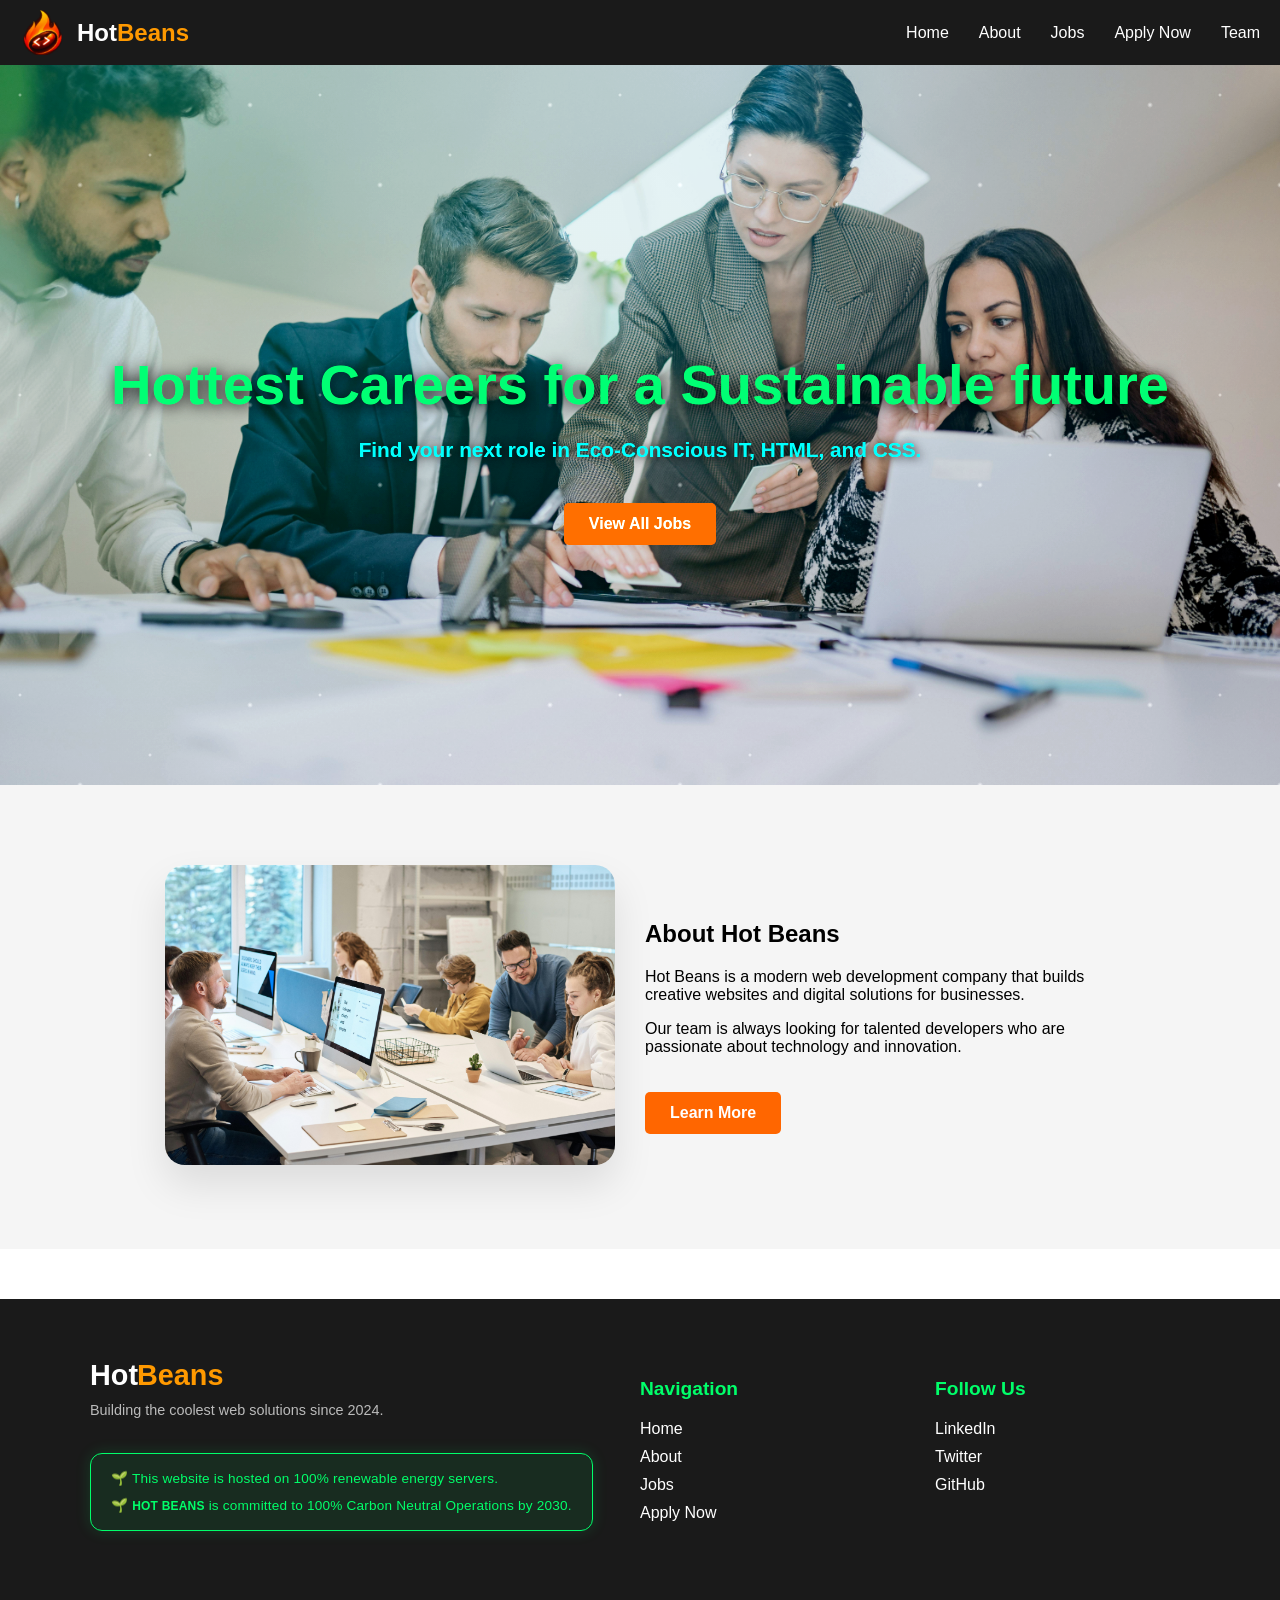
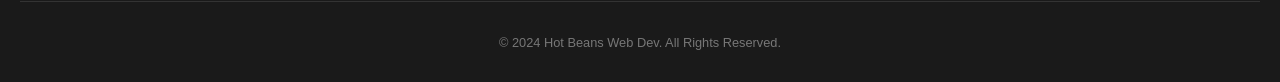
<file: index.html>
<!DOCTYPE html>
<html lang="en">
<head>
    <meta charset="UTF-8">
    <meta name="viewport" content="width=device-width, initial-scale=1.0">
    <title>Hot Beans</title>
    <link rel="stylesheet" href="style.css">
</head>
<body>

    <header>
 <nav class="navbar">
    <a href="index.html" class="logo-link">
<div class="logo">
    <img src="images/hotbeans_logo_128.png" alt="Hot Beans Logo" class="nav-icon">
    Hot<span>Beans</span>
</div>
    </a>
    
    <ul>
        <li><a href="index.html">Home</a></li>
        <li><a href="about.html">About</a></li>
        <li><a href="jobs.html">Jobs</a></li>
        <li><a href="apply.html">Apply Now</a></li>
        <li><a href="team.html">Team</a></li>
    </ul>
</nav>

        <section class="hero">
            <div class="snow"></div>
            <div class="aurora"></div>
           <div class="hero-content">
    <h1>Hottest Careers for a Sustainable future</h1>
    <p>Find your next role in Eco-Conscious IT, HTML, and CSS.</p>
    
    <a href="jobs.html" class="btn">View All Jobs</a>
</div>
        </section>
    </header>

  <section id="about" class="info-section">
    <div class="info-container">
       <div class="info-image">
    <a href="about.html">
        <img src="images/lynx.jpg" alt="Learn more about Hot Beans">
    </a>
</div>
        

        <div class="info-text">
            <h2>About Hot Beans</h2>
            <p>
                Hot Beans is a modern web development company that builds creative websites and digital solutions for businesses.
            </p>
            <p>
                Our team is always looking for talented developers who are passionate about technology and innovation.
            </p>
            <a href="about.html" class="btn">Learn More</a>
        </div>
    </div>
</section>

<footer class="footer">
    <div class="footer-container">
        <div class="footer-logo">
            Hot<span>Beans</span>
            <p>Building the coolest web solutions since 2024.</p>

            <div class="sustainability-badge">
                <p>🌱 This website is hosted on 100% renewable energy servers.</p>
    <p>🌱 <strong>Hot Beans</strong> is committed to 100% Carbon Neutral Operations by 2030.</p>
</div>
        </div>

        <div class="footer-links">
            <h3>Navigation</h3>
            <ul>
                <li><a href="index.html">Home</a></li>
                <li><a href="about.html">About</a></li>
                <li><a href="jobs.html">Jobs</a></li>
                <li><a href="apply.html">Apply Now</a></li>
            </ul>
        </div>

           <div class="footer-socials">
    <h3>Follow Us</h3>
    <div class="social-icons">
        <a href="https://gb.linkedin.com/" target="_blank">LinkedIn</a>
        <a href="https://x.com" target="_blank">Twitter</a>
        <a href="https://github.com" target="_blank">GitHub</a>
    </div>
</div>
    </div>
    
    <div class="footer-bottom">
        <p>&copy; 2024 Hot Beans Web Dev. All Rights Reserved.</p>
    </div>
</footer>
</body>
</html>
</file>
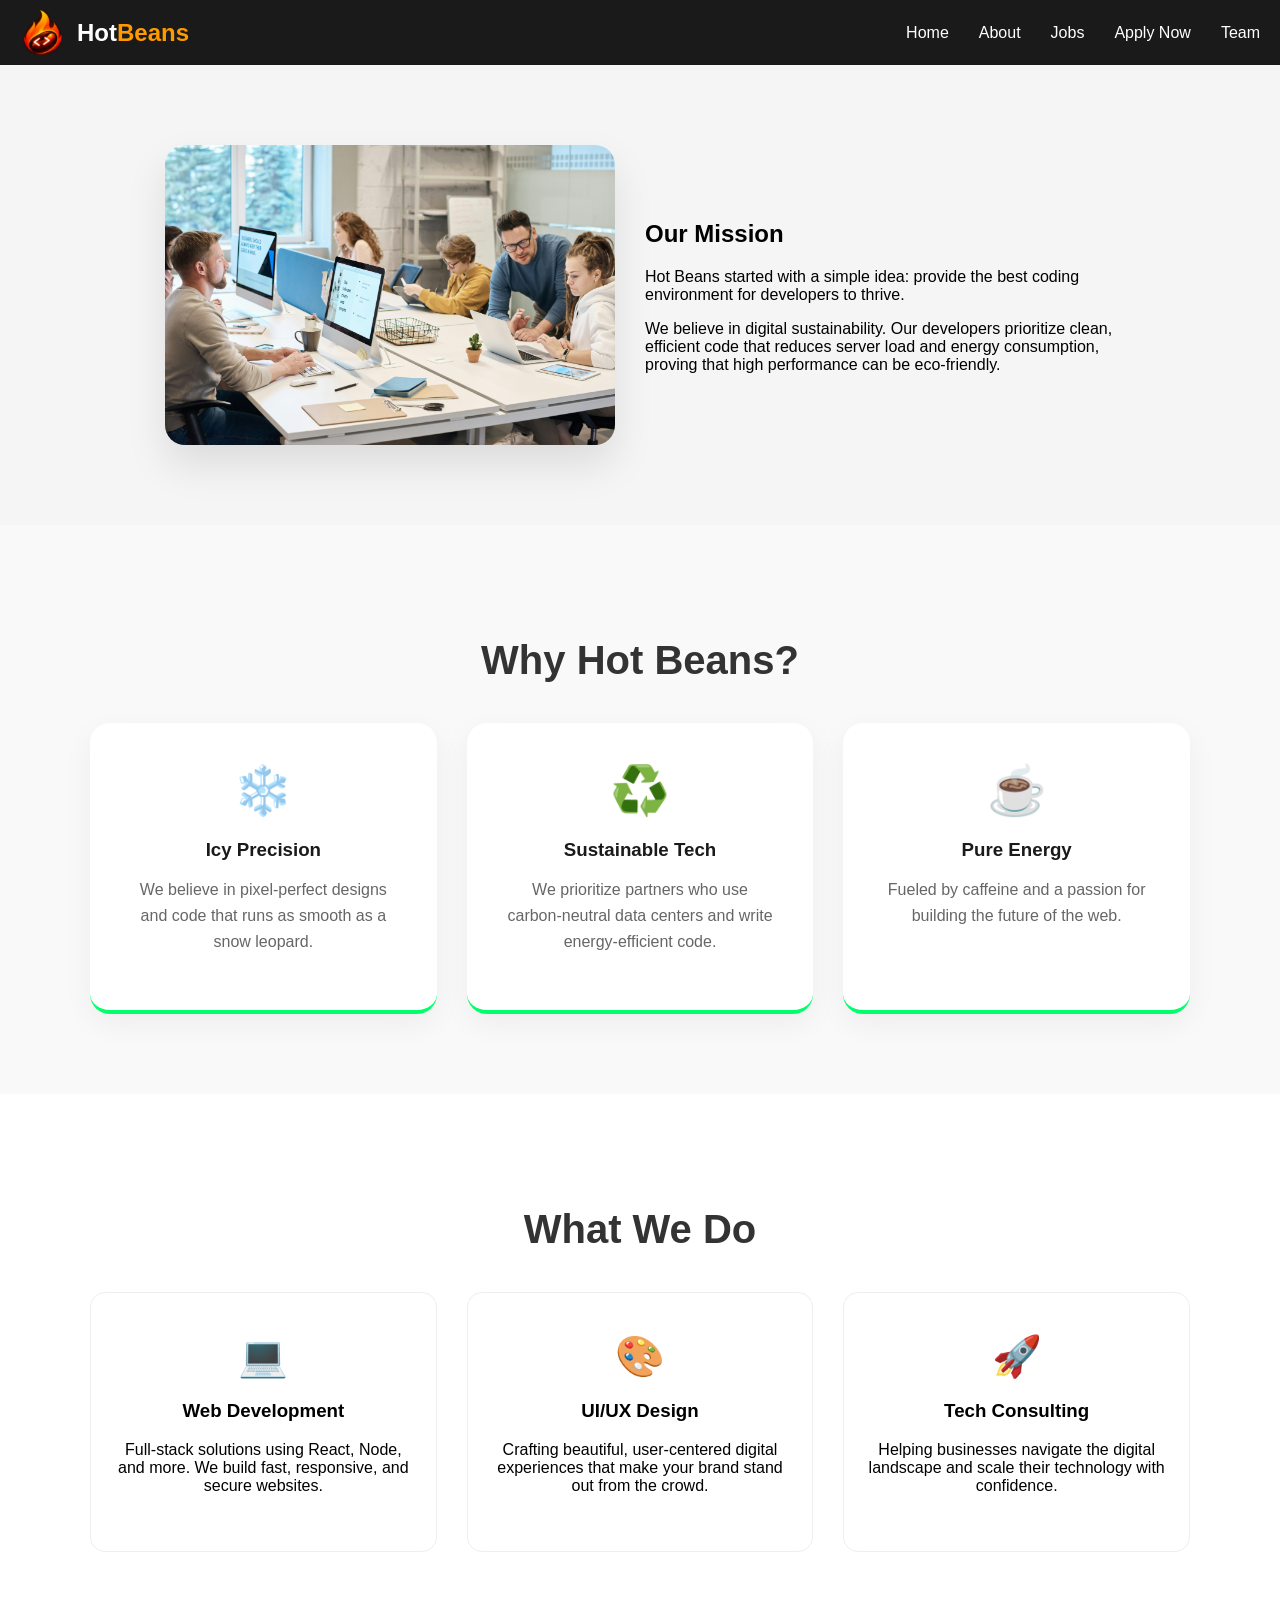
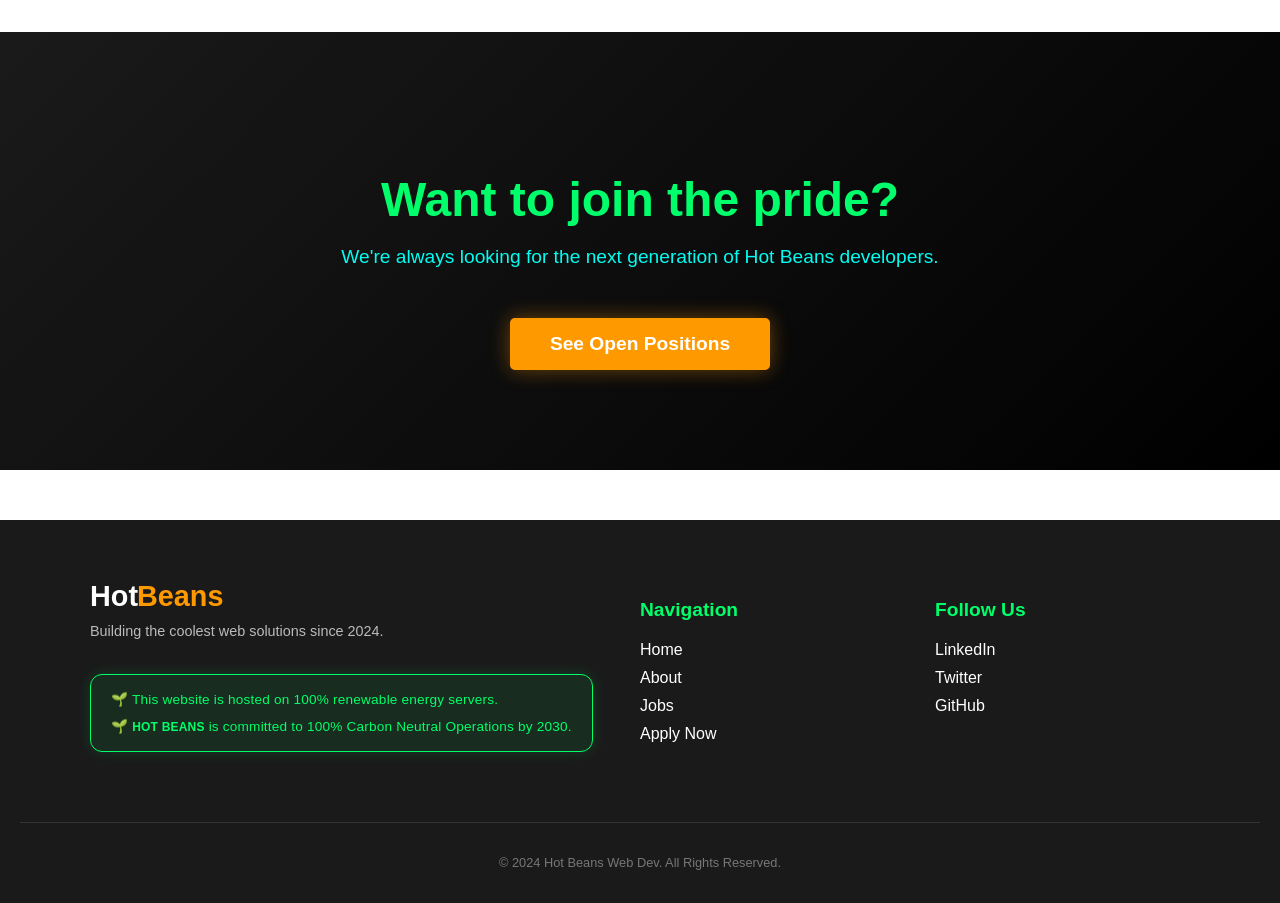
<file: about.html>
<!DOCTYPE html>
<html lang="en">
<head>
    <meta charset="UTF-8">
    <meta name="viewport" content="width=device-width, initial-scale=1.0">
    <title>About Us | Hot Beans</title>
    <link rel="stylesheet" href="style.css">
</head>
<body>

 <nav class="navbar">
    <a href="index.html" class="logo-link">
       <div class="logo">
    <img src="images/hotbeans_logo_128.png" alt="Hot Beans Logo" class="nav-icon">
    Hot<span>Beans</span>
</div>
    </a>
    
    <ul>
        <li><a href="index.html">Home</a></li>
        <li><a href="about.html">About</a></li>
        <li><a href="jobs.html">Jobs</a></li>
        <li><a href="apply.html">Apply Now</a></li>
        <li><a href="team.html">Team</a></li>
    </ul>
</nav>

    <section class="info-section">
        <div class="info-container">
            <div class="info-image">
                <img src="images/lynx.jpg" alt="Hot Beans Lynx">
            </div>
            <div class="info-text">
                <h1>Our Mission</h1>
                <p>Hot Beans started with a simple idea: provide the best coding environment for developers to thrive.</p>
                <p>We believe in digital sustainability. Our developers prioritize clean, efficient code that reduces server load and energy consumption, proving that high performance can be eco-friendly.</p>
            </div>
        </div>
    </section>

    <section class="values-section">
    <h2 class="section-title">Why Hot Beans?</h2>
    <div class="values-grid">
        <div class="value-card">
            <div class="icon">❄️</div>
            <h3>Icy Precision</h3>
            <p>We believe in pixel-perfect designs and code that runs as smooth as a snow leopard.</p>
        </div>
        <div class="value-card">
            <div class="icon">♻️</div>
            <h3>Sustainable Tech</h3>
            <p>We prioritize partners who use carbon-neutral data centers and write energy-efficient code.</p>
        </div>
        <div class="value-card">
            <div class="icon">☕</div>
            <h3>Pure Energy</h3>
            <p>Fueled by caffeine and a passion for building the future of the web.</p>
        </div>
    </div>
</section>

<section class="services-section">
    <h2 class="section-title">What We Do</h2>
    <div class="services-container">
        <div class="service-card">
            <div class="service-icon">💻</div>
            <h3>Web Development</h3>
            <p>Full-stack solutions using React, Node, and more. We build fast, responsive, and secure websites.</p>
        </div>
        <div class="service-card">
            <div class="service-icon">🎨</div>
            <h3>UI/UX Design</h3>
            <p>Crafting beautiful, user-centered digital experiences that make your brand stand out from the crowd.</p>
        </div>
        <div class="service-card">
            <div class="service-icon">🚀</div>
            <h3>Tech Consulting</h3>
            <p>Helping businesses navigate the digital landscape and scale their technology with confidence.</p>
        </div>
    </div>
</section>

<section class="cta-section">
    <div class="cta-content">
        <h2>Want to join the pride?</h2>
        <p>We're always looking for the next generation of Hot Beans developers.</p>
        <a href="jobs.html" class="btn cta-btn">See Open Positions</a>
    </div>
</section>

<footer class="footer">
    <div class="footer-container">
        <div class="footer-logo">
            Hot<span>Beans</span>
            <p>Building the coolest web solutions since 2024.</p>

            <div class="sustainability-badge">
                <p>🌱 This website is hosted on 100% renewable energy servers.</p>
    <p>🌱 <strong>Hot Beans</strong> is committed to 100% Carbon Neutral Operations by 2030.</p>
</div>
        </div>

        <div class="footer-links">
            <h3>Navigation</h3>
            <ul>
                <li><a href="index.html">Home</a></li>
                <li><a href="about.html">About</a></li>
                <li><a href="jobs.html">Jobs</a></li>
                <li><a href="apply.html">Apply Now</a></li>
            </ul>
        </div>

           <div class="footer-socials">
    <h3>Follow Us</h3>
    <div class="social-icons">
        <a href="https://gb.linkedin.com/" target="_blank">LinkedIn</a>
        <a href="https://x.com" target="_blank">Twitter</a>
        <a href="https://github.com" target="_blank">GitHub</a>
    </div>
</div>
    </div>
    
    <div class="footer-bottom">
        <p>&copy; 2024 Hot Beans Web Dev. All Rights Reserved.</p>
    </div>
</footer>
</body>
</html>
</file>
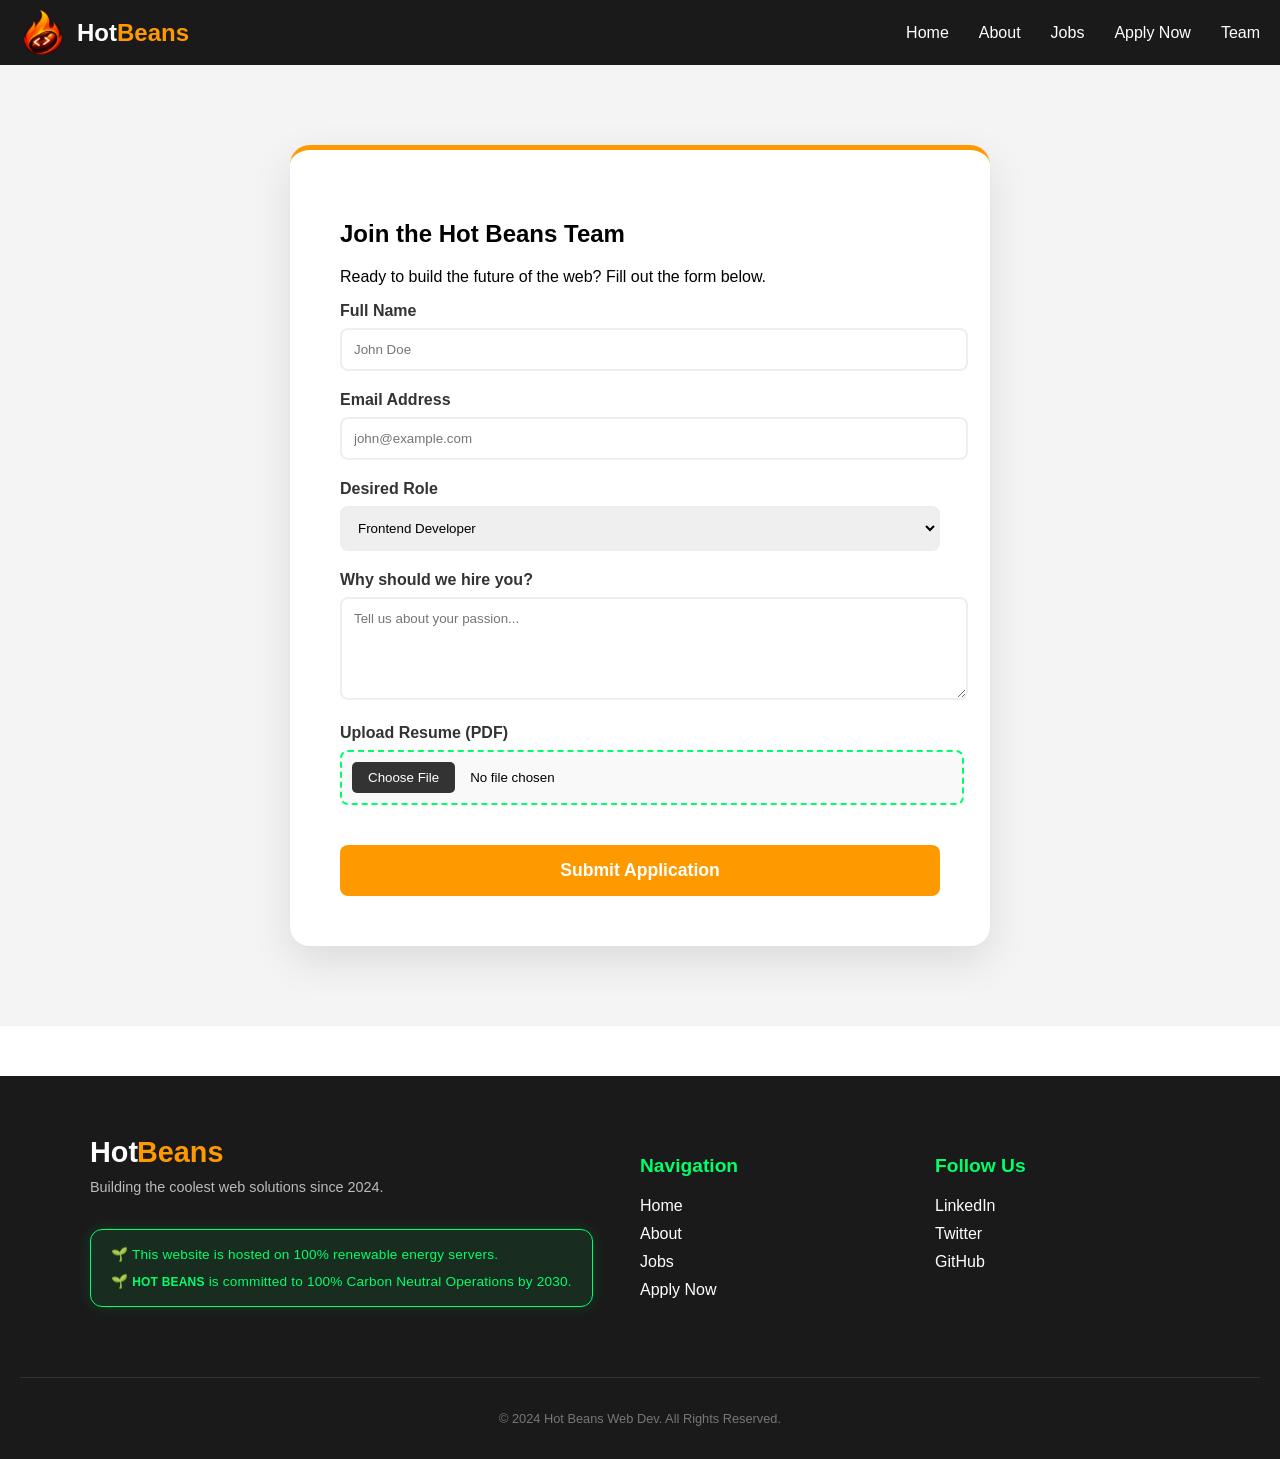
<file: apply.html>
<!DOCTYPE html>
<html lang="en">
<head>
    <meta charset="UTF-8">
    <meta name="viewport" content="width=device-width, initial-scale=1.0">
    <title>Apply Now | Hot Beans</title>
    <link rel="stylesheet" href="style.css">
</head>
<body>

 <nav class="navbar">
    <a href="index.html" class="logo-link">
       <div class="logo">
    <img src="images/hotbeans_logo_128.png" alt="Hot Beans Logo" class="nav-icon">
    Hot<span>Beans</span>
</div>
    </a>
    
    <ul>
        <li><a href="index.html">Home</a></li>
        <li><a href="about.html">About</a></li>
        <li><a href="jobs.html">Jobs</a></li>
        <li><a href="apply.html">Apply Now</a></li>
        <li><a href="team.html">Team</a></li>
    </ul>
</nav>

<section class="apply-section">
    <div class="form-container">
        
        <div id="form-wrapper">
            <h2>Join the Hot Beans Team</h2>
            <p>Ready to build the future of the web? Fill out the form below.</p>
            
            <form id="applicationForm" class="apply-form">
                <div class="form-group">
                    <label for="name">Full Name</label>
                    <input type="text" id="name" placeholder="John Doe" required>
                </div>

                <div class="form-group">
                    <label for="email">Email Address</label>
                    <input type="email" id="email" placeholder="john@example.com" required>
                </div>

                <div class="form-group">
                    <label for="role">Desired Role</label>
                    <select id="role">
                        <option value="frontend">Frontend Developer</option>
                        <option value="backend">Backend Developer</option>
                        <option value="uiux">UI/UX Designer</option>
                        <option value="uiux">Junior IT developer</option>
                    </select>
                </div>

                <div class="form-group">
                    <label for="message">Why should we hire you?</label>
                    <textarea id="message" rows="5" placeholder="Tell us about your passion..."></textarea>
                </div>
       <div class="form-group">
                    <label>Upload Resume (PDF)</label>
                    <input type="file" class="file-input">
                </div>

                <button type="submit" class="btn">Submit Application</button>
            </form>
        </div>

        <div id="success-message" style="display: none; text-align: center;">
            <h2 style="color: #00ff6a;">Success! 🚀</h2>
            <p>Your application has been sent to the Hot Beans team. We'll get back to you faster than a caffeinated developer!</p>
            <button onclick="resetForm()" class="btn" style="background-color: #333;">Submit Another</button>
        </div>

    </div>
</section>

<script>
    const formWrapper = document.getElementById('form-wrapper');
    const successMessage = document.getElementById('success-message');
    const applyForm = document.getElementById('applicationForm');

    applyForm.addEventListener('submit', function(e) {
        e.preventDefault(); // This stops the page from refreshing!
        
        // In a real app, you'd send data to a server here.
        // For now, we just swap the views.
        formWrapper.style.display = 'none';
        successMessage.style.display = 'block';
    });

    function resetForm() {
        applyForm.reset(); 
        successMessage.style.display = 'none';
        formWrapper.style.display = 'block';
    }
</script>

<footer class="footer">
    <div class="footer-container">
        <div class="footer-logo">
            Hot<span>Beans</span>
            <p>Building the coolest web solutions since 2024.</p>

            <div class="sustainability-badge">
                <p>🌱 This website is hosted on 100% renewable energy servers.</p>
    <p>🌱 <strong>Hot Beans</strong> is committed to 100% Carbon Neutral Operations by 2030.</p>
</div>
        </div>

        <div class="footer-links">
            <h3>Navigation</h3>
            <ul>
                <li><a href="index.html">Home</a></li>
                <li><a href="about.html">About</a></li>
                <li><a href="jobs.html">Jobs</a></li>
                <li><a href="apply.html">Apply Now</a></li>
            </ul>
        </div>

           <div class="footer-socials">
    <h3>Follow Us</h3>
    <div class="social-icons">
        <a href="https://gb.linkedin.com/" target="_blank">LinkedIn</a>
        <a href="https://x.com" target="_blank">Twitter</a>
        <a href="https://github.com" target="_blank">GitHub</a>
    </div>
</div>
    </div>
    
    <div class="footer-bottom">
        <p>&copy; 2024 Hot Beans Web Dev. All Rights Reserved.</p>
    </div>
</footer>
</body>
</html>
</file>
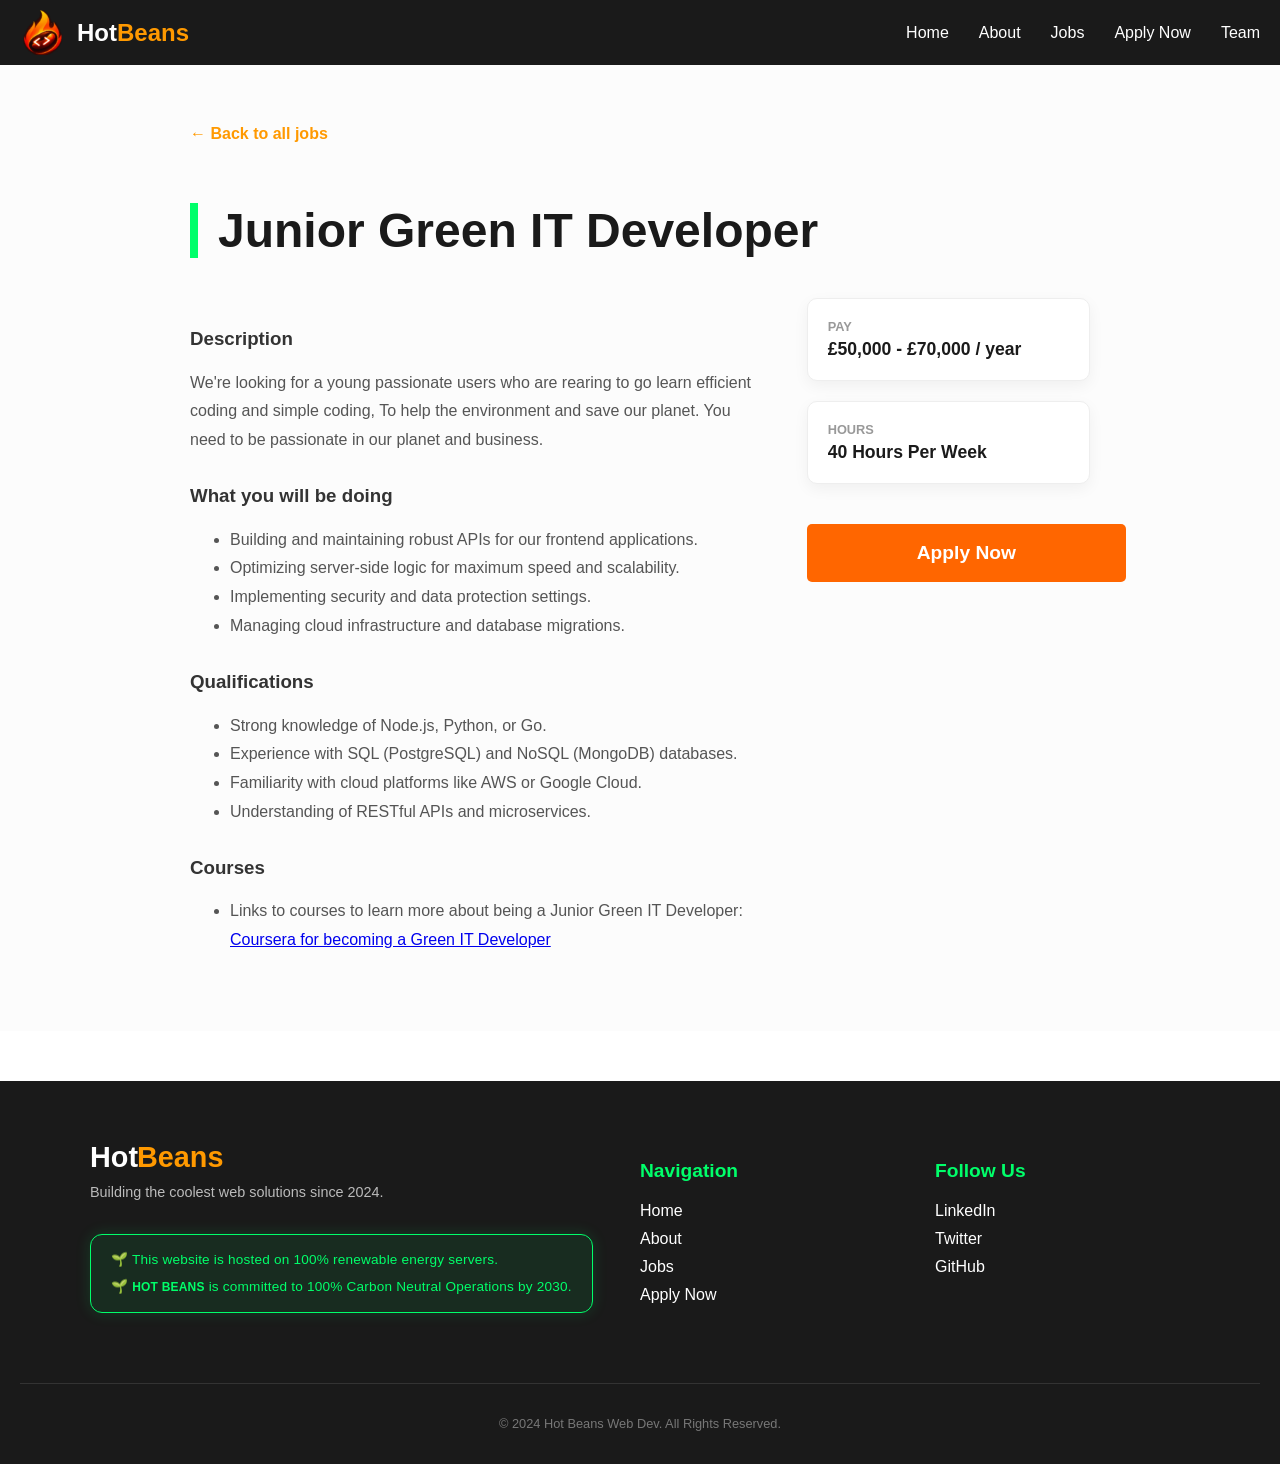
<file: backend.html>
<!DOCTYPE html>
<html lang="en">
<head>
    <meta charset="UTF-8">
    <meta name="viewport" content="width=device-width, initial-scale=1.0">
    <title>Junior Green IT Developer | Hot Beans</title>
    <link rel="stylesheet" href="style.css">
</head>
<body>

 <nav class="navbar">
    <a href="index.html" class="logo-link">
       <div class="logo">
    <img src="images/hotbeans_logo_128.png" alt="Hot Beans Logo" class="nav-icon">
    Hot<span>Beans</span>
</div>
    </a>
    
    <ul>
        <li><a href="index.html">Home</a></li>
        <li><a href="about.html">About</a></li>
        <li><a href="jobs.html">Jobs</a></li>
        <li><a href="apply.html">Apply Now</a></li>
        <li><a href="team.html">Team</a></li>
    </ul>
</nav>

    <section class="job-detail-page">
        <div class="detail-container">
            <a href="jobs.html" class="back-link">← Back to all jobs</a>
            
            <h1>Junior Green IT Developer</h1>
            
            <div class="detail-content">
                <div class="main-info">
                    <h3>Description</h3>
                    <p>We're looking for a young passionate users who are rearing to go learn efficient coding and simple coding, To help the environment and save our planet. You need to be passionate in our planet and business.</p>
                    
                    <h3>What you will be doing</h3>
                    <ul>
                        <li>Building and maintaining robust APIs for our frontend applications.</li>
                        <li>Optimizing server-side logic for maximum speed and scalability.</li>
                        <li>Implementing security and data protection settings.</li>
                        <li>Managing cloud infrastructure and database migrations.</li>
                    </ul>

                    <h3>Qualifications</h3>
                    <ul>
                        <li>Strong knowledge of Node.js, Python, or Go.</li>
                        <li>Experience with SQL (PostgreSQL) and NoSQL (MongoDB) databases.</li>
                        <li>Familiarity with cloud platforms like AWS or Google Cloud.</li>
                        <li>Understanding of RESTful APIs and microservices.</li>
                    </ul>
                    <h3>Courses</h3>
                    <ul>
                        <li>Links to courses to learn more about being a Junior Green IT Developer:
                            <a href="https://www.coursera.org/career-academy?utm_medium=sem&utm_source=bg&utm_campaign=b2c_emea_x_multi_ftcof_career-academy_cx_dr_bau_bg_pmax_gc_gb_en_m_x_24-04_x&campaignid=662796838&adgroupid=1254544084229211&device=c&keyword=www.coursera.org&matchtype=b&network=o&devicemodel=&adposition=&creativeid=78409133224820&adgroup=b2c_emea_x_multi_cx_bau_bg_gb_aud-sgl_x_npl-sr-thm_x_hyb_x_x_career-academy_x&querystring=courses%20for%20backend%20developer&targetid=kwd-2330208736970420:loc-188&bidmatchtype=bb&extensionid=&msclkid=ded56add678911f950fa03364a351309" target="_blank">
            Coursera for becoming a Green IT Developer
        </a>
                        </li>
                
                    </ul>
                </div>

                <div class="side-info">
                    <div class="stat-box">
                        <h4>Pay</h4>
                        <p>£50,000 - £70,000 / year</p>
                    </div>
                    <div class="stat-box">
                        <h4>Hours</h4>
                        <p>40 Hours Per Week</p>
                    </div>
                    <a href="apply.html" class="btn apply-now-full">Apply Now</a>
                </div>
            </div>
        </div>
    </section>
    <footer class="footer">
    <div class="footer-container">
        <div class="footer-logo">
            Hot<span>Beans</span>
            <p>Building the coolest web solutions since 2024.</p>

            <div class="sustainability-badge">
                <p>🌱 This website is hosted on 100% renewable energy servers.</p>
    <p>🌱 <strong>Hot Beans</strong> is committed to 100% Carbon Neutral Operations by 2030.</p>
</div>
        </div>

        <div class="footer-links">
            <h3>Navigation</h3>
            <ul>
                <li><a href="index.html">Home</a></li>
                <li><a href="about.html">About</a></li>
                <li><a href="jobs.html">Jobs</a></li>
                <li><a href="apply.html">Apply Now</a></li>
            </ul>
        </div>

           <div class="footer-socials">
    <h3>Follow Us</h3>
    <div class="social-icons">
        <a href="https://gb.linkedin.com/" target="_blank">LinkedIn</a>
        <a href="https://x.com" target="_blank">Twitter</a>
        <a href="https://github.com" target="_blank">GitHub</a>
    </div>
</div>
    </div>
    
    <div class="footer-bottom">
        <p>&copy; 2024 Hot Beans Web Dev. All Rights Reserved.</p>
    </div>
</footer>
</body>
</html>
</file>
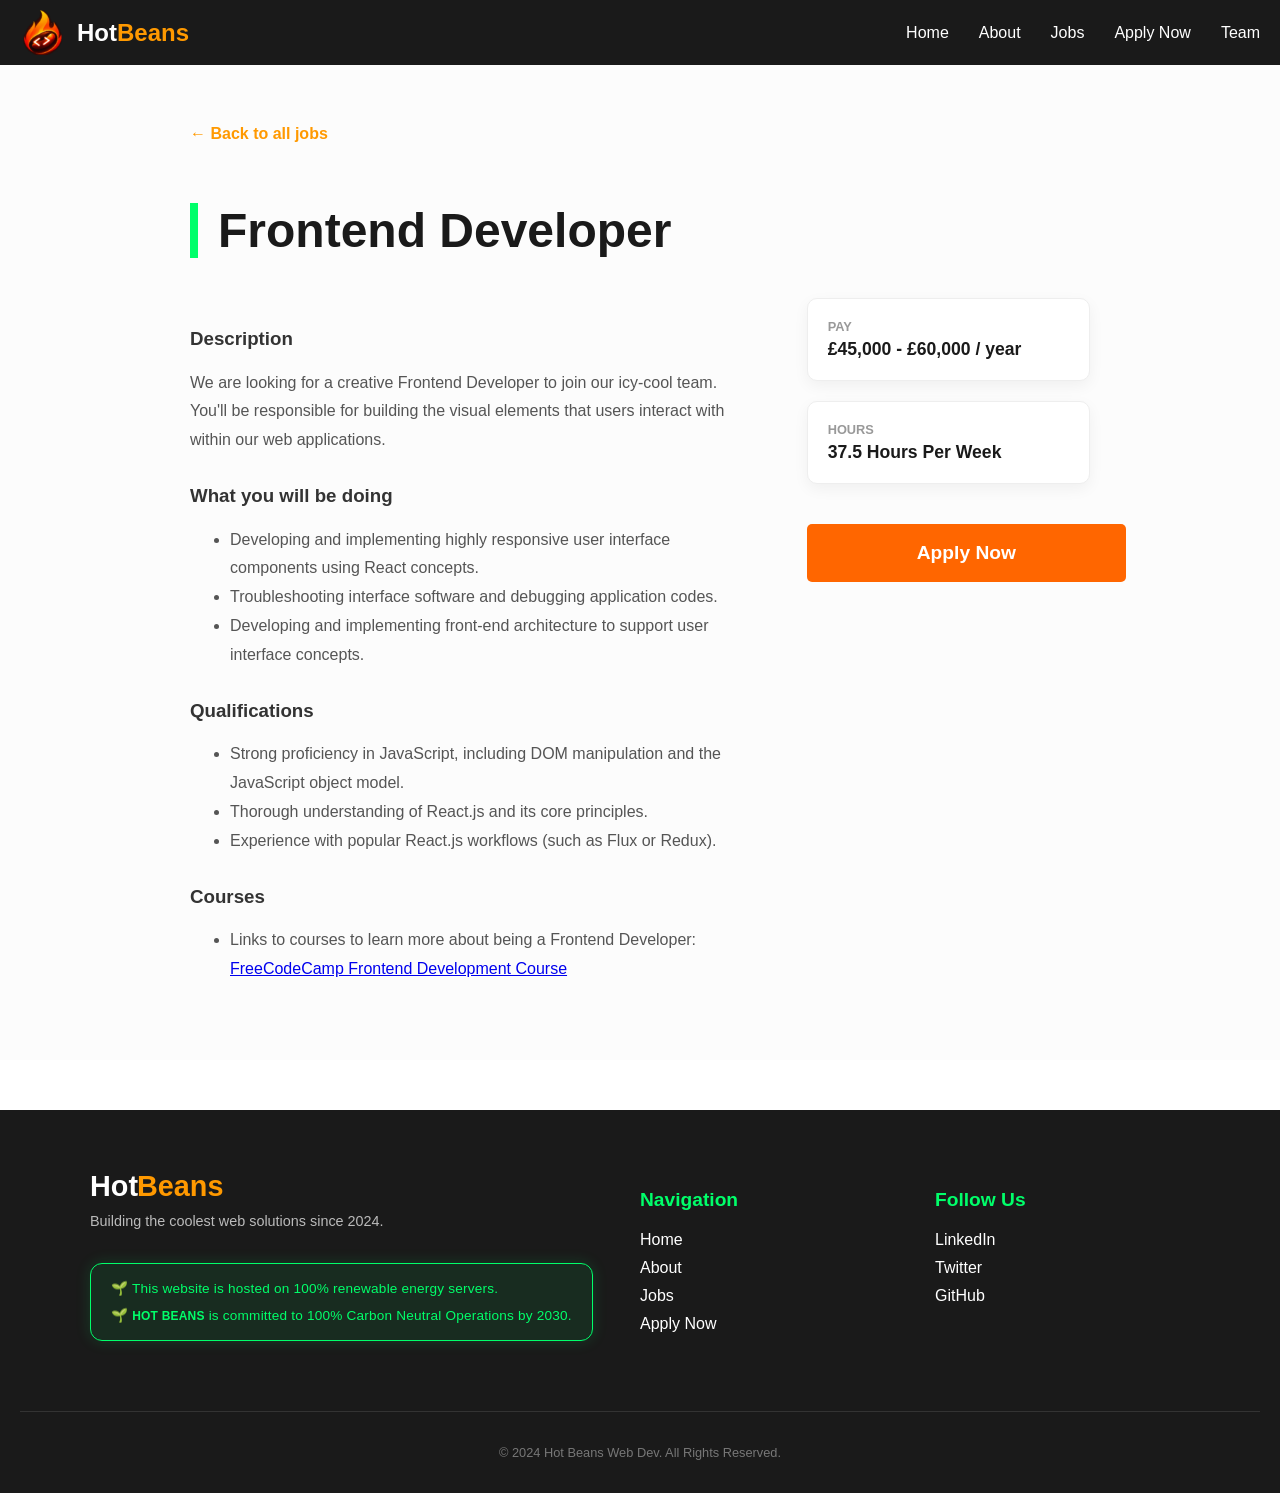
<file: frontend.html>
<!DOCTYPE html>
<html lang="en">
<head>
    <meta charset="UTF-8">
    <meta name="viewport" content="width=device-width, initial-scale=1.0">
    <title>Frontend Developer | Hot Beans</title>
    <link rel="stylesheet" href="style.css">
</head>
<body>

 <nav class="navbar">
    <a href="index.html" class="logo-link">
       <div class="logo">
    <img src="images/hotbeans_logo_128.png" alt="Hot Beans Logo" class="nav-icon">
    Hot<span>Beans</span>
</div>
    </a>
    
    <ul>
        <li><a href="index.html">Home</a></li>
        <li><a href="about.html">About</a></li>
        <li><a href="jobs.html">Jobs</a></li>
        <li><a href="apply.html">Apply Now</a></li>
        <li><a href="team.html">Team</a></li>
    </ul>
</nav>

    <section class="job-detail-page">
        <div class="detail-container">
            <a href="jobs.html" class="back-link">← Back to all jobs</a>
            
            <h1>Frontend Developer</h1>
            
            <div class="detail-content">
                <div class="main-info">
                    <h3>Description</h3>
                    <p>We are looking for a creative Frontend Developer to join our icy-cool team. You'll be responsible for building the visual elements that users interact with within our web applications.</p>
                    
                    <h3>What you will be doing</h3>
                    <ul>
                        <li>Developing and implementing highly responsive user interface components using React concepts.</li>
                        <li>Troubleshooting interface software and debugging application codes.</li>
                        <li>Developing and implementing front-end architecture to support user interface concepts.</li>
                    </ul>

                    <h3>Qualifications</h3>
                    <ul>
                        <li>Strong proficiency in JavaScript, including DOM manipulation and the JavaScript object model.</li>
                        <li>Thorough understanding of React.js and its core principles.</li>
                        <li>Experience with popular React.js workflows (such as Flux or Redux).</li>
                    </ul>
                    <h3>Courses</h3>
                    <ul>
                        <li>Links to courses to learn more about being a Frontend Developer:
                            <a href="https://www.freecodecamp.org/learn/" target="_blank">
            FreeCodeCamp Frontend Development Course
        </a>
                        </li>
                
                    </ul>
                </div>

                <div class="side-info">
                    <div class="stat-box">
                        <h4>Pay</h4>
                        <p>£45,000 - £60,000 / year</p>
                    </div>
                    <div class="stat-box">
                        <h4>Hours</h4>
                        <p>37.5 Hours Per Week</p>
                    </div>
                    <a href="apply.html" class="btn apply-now-full">Apply Now</a>
                </div>
            </div>
        </div>
    </section>
    <footer class="footer">
    <div class="footer-container">
        <div class="footer-logo">
            Hot<span>Beans</span>
            <p>Building the coolest web solutions since 2024.</p>

            <div class="sustainability-badge">
                <p>🌱 This website is hosted on 100% renewable energy servers.</p>
    <p>🌱 <strong>Hot Beans</strong> is committed to 100% Carbon Neutral Operations by 2030.</p>
</div>
        </div>

        <div class="footer-links">
            <h3>Navigation</h3>
            <ul>
                <li><a href="index.html">Home</a></li>
                <li><a href="about.html">About</a></li>
                <li><a href="jobs.html">Jobs</a></li>
                <li><a href="apply.html">Apply Now</a></li>
            </ul>
        </div>

           <div class="footer-socials">
    <h3>Follow Us</h3>
    <div class="social-icons">
        <a href="https://gb.linkedin.com/" target="_blank">LinkedIn</a>
        <a href="https://x.com" target="_blank">Twitter</a>
        <a href="https://github.com" target="_blank">GitHub</a>
    </div>
</div>
    </div>
    
    <div class="footer-bottom">
        <p>&copy; 2024 Hot Beans Web Dev. All Rights Reserved.</p>
    </div>
</footer>
</body>
</html>
</file>
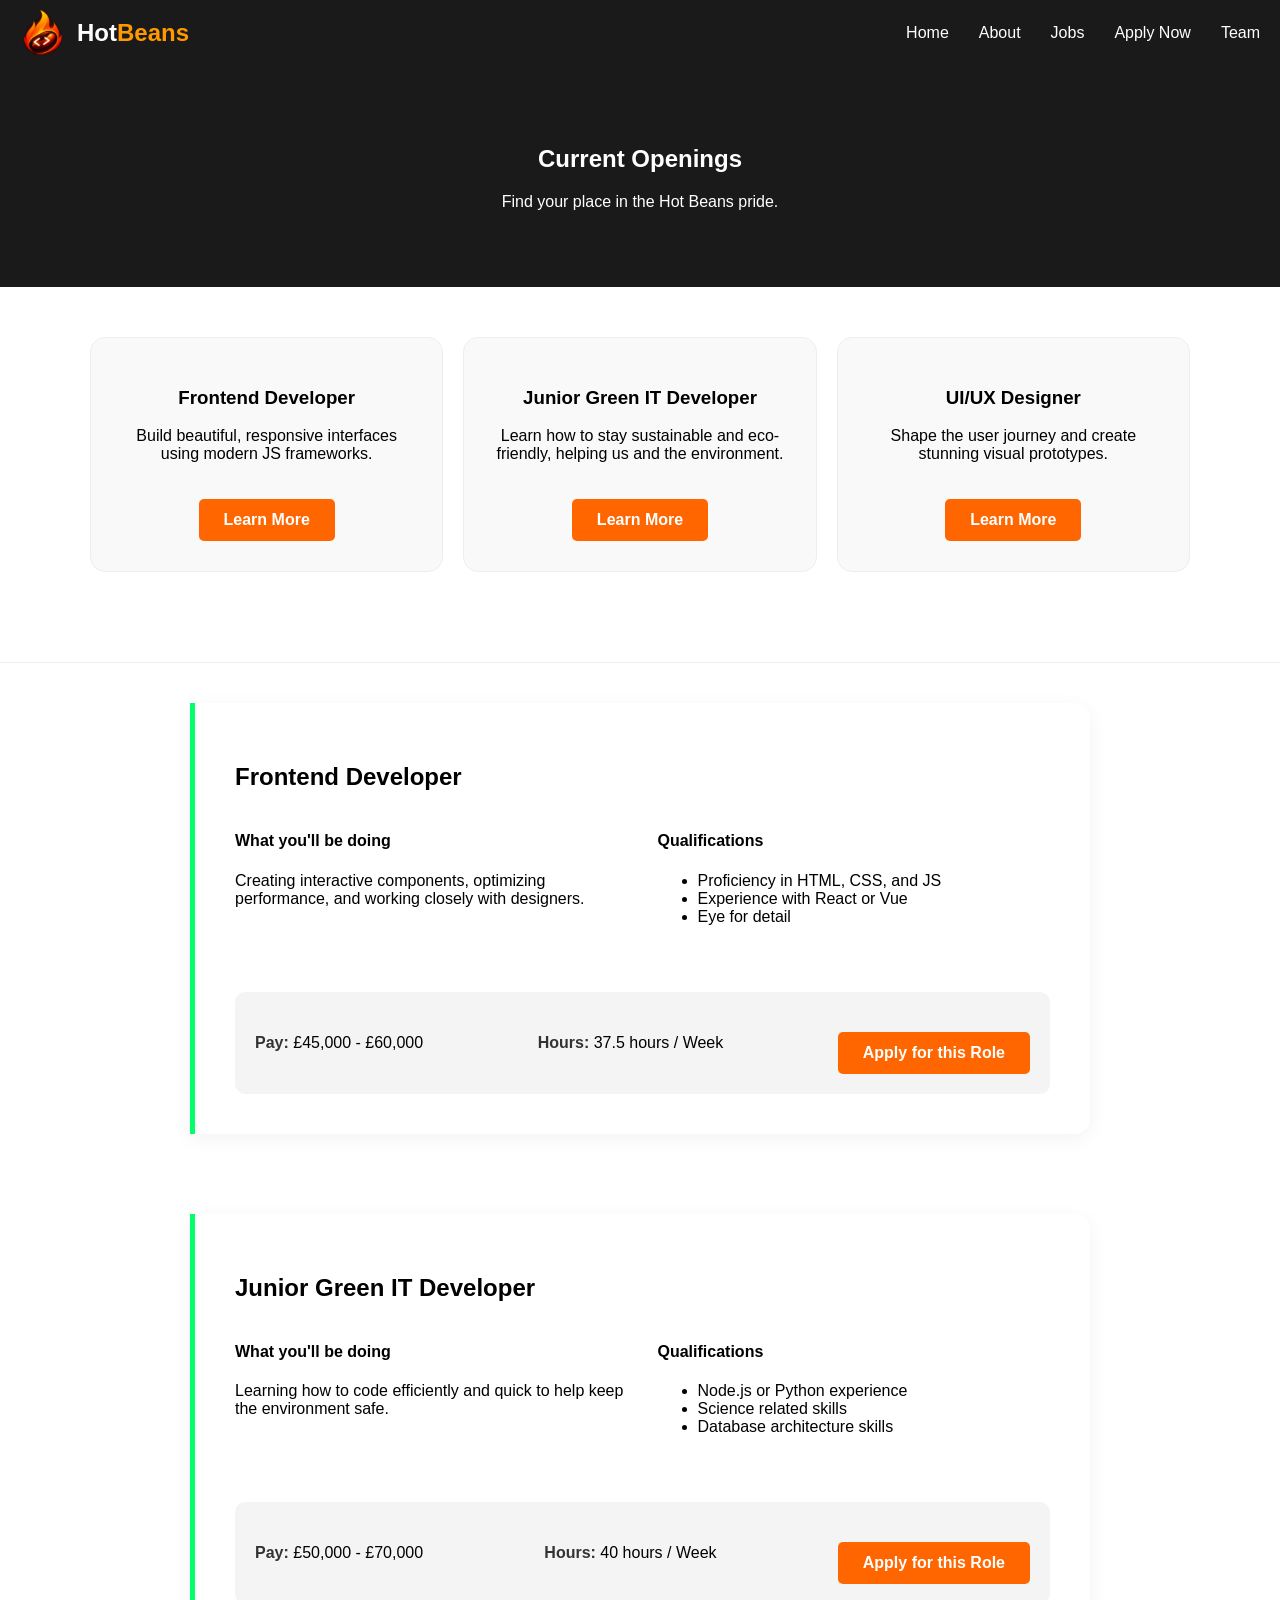
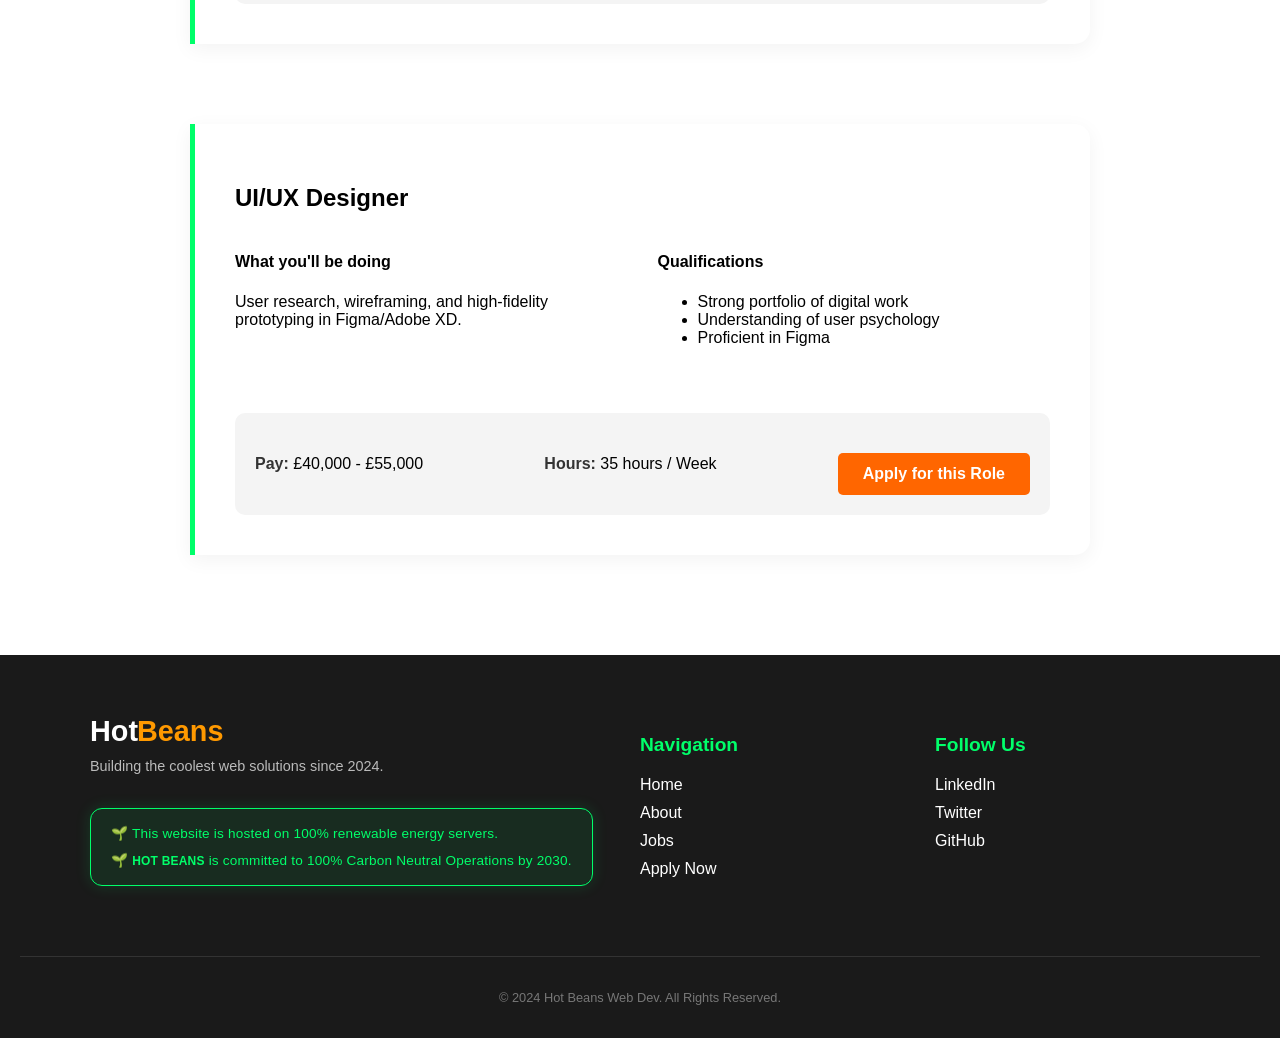
<file: jobs.html>
<!DOCTYPE html>
<html lang="en">
<head>
    <meta charset="UTF-8">
    <meta name="viewport" content="width=device-width, initial-scale=1.0">
    <title>Careers | Hot Beans</title>
    <link rel="stylesheet" href="style.css">
</head>
<body>

 <nav class="navbar">
    <a href="index.html" class="logo-link">
       <div class="logo">
    <img src="images/hotbeans_logo_128.png" alt="Hot Beans Logo" class="nav-icon">
    Hot<span>Beans</span>
</div>
    </a>
    
    <ul>
        <li><a href="index.html">Home</a></li>
        <li><a href="about.html">About</a></li>
        <li><a href="jobs.html">Jobs</a></li>
        <li><a href="apply.html">Apply Now</a></li>
        <li><a href="team.html">Team</a></li>
    </ul>
</nav>

    <section class="jobs-header">
        <h1>Current Openings</h1>
        <p>Find your place in the Hot Beans pride.</p>
    </section>

    <section class="job-grid-section">
     <div class="job-grid">
    <div class="job-card">
        <h3>Frontend Developer</h3>
        <p>Build beautiful, responsive interfaces using modern JS frameworks.</p>
        <a href="frontend.html" class="btn">Learn More</a>
    </div>
    <div class="job-card">
        <h3>Junior Green IT Developer</h3>
        <p>Learn how to stay sustainable and eco-friendly, helping us and the environment.</p>
        <a href="backend.html" class="btn">Learn More</a>
    </div>
    <div class="job-card">
        <h3>UI/UX Designer</h3>
        <p>Shape the user journey and create stunning visual prototypes.</p>
        <a href="uiux.html" class="btn">Learn More</a>
    </div>
</div>
    </section>

    <hr class="divider">

    <section class="job-details-container">
        
        <div id="frontend-details" class="detail-box">
            <h2>Frontend Developer</h2>
            <div class="detail-grid">
                <div>
                    <h4>What you'll be doing</h4>
                    <p>Creating interactive components, optimizing performance, and working closely with designers.</p>
                </div>
                <div>
                    <h4>Qualifications</h4>
                    <ul>
                        <li>Proficiency in HTML, CSS, and JS</li>
                        <li>Experience with React or Vue</li>
                        <li>Eye for detail</li>
                    </ul>
                </div>
                <div class="pay-info">
                    <p><strong>Pay:</strong> £45,000 - £60,000</p>
                    <p><strong>Hours:</strong> 37.5 hours / Week</p>
                    <a href="apply.html" class="btn">Apply for this Role</a>
                </div>
            </div>
        </div>

        <div id="backend-details" class="detail-box">
            <h2>Junior Green IT Developer</h2>
            <div class="detail-grid">
                <div>
                    <h4>What you'll be doing</h4>
                    <p>Learning how to code efficiently and quick to help keep the environment safe.</p>
                </div>
                <div>
                    <h4>Qualifications</h4>
                    <ul>
                        <li>Node.js or Python experience</li>
                        <li>Science related skills</li>
                        <li>Database architecture skills</li>
                    </ul>
                </div>
                <div class="pay-info">
                    <p><strong>Pay:</strong> £50,000 - £70,000</p>
                    <p><strong>Hours:</strong> 40 hours / Week</p>
                    <a href="apply.html" class="btn">Apply for this Role</a>
                </div>
            </div>
        </div>

        <div id="uiux-details" class="detail-box">
            <h2>UI/UX Designer</h2>
            <div class="detail-grid">
                <div>
                    <h4>What you'll be doing</h4>
                    <p>User research, wireframing, and high-fidelity prototyping in Figma/Adobe XD.</p>
                </div>
                <div>
                    <h4>Qualifications</h4>
                    <ul>
                        <li>Strong portfolio of digital work</li>
                        <li>Understanding of user psychology</li>
                        <li>Proficient in Figma</li>
                    </ul>
                </div>
                <div class="pay-info">
                    <p><strong>Pay:</strong> £40,000 - £55,000</p>
                    <p><strong>Hours:</strong> 35 hours / Week</p>
                    <a href="apply.html" class="btn">Apply for this Role</a>
                </div>
            </div>
        </div>

    </section>
    <footer class="footer">
    <div class="footer-container">
        <div class="footer-logo">
            Hot<span>Beans</span>
            <p>Building the coolest web solutions since 2024.</p>

            <div class="sustainability-badge">
                <p>🌱 This website is hosted on 100% renewable energy servers.</p>
    <p>🌱 <strong>Hot Beans</strong> is committed to 100% Carbon Neutral Operations by 2030.</p>
</div>
        </div>

        <div class="footer-links">
            <h3>Navigation</h3>
            <ul>
                <li><a href="index.html">Home</a></li>
                <li><a href="about.html">About</a></li>
                <li><a href="jobs.html">Jobs</a></li>
                <li><a href="apply.html">Apply Now</a></li>
            </ul>
        </div>

           <div class="footer-socials">
    <h3>Follow Us</h3>
    <div class="social-icons">
        <a href="https://gb.linkedin.com/" target="_blank">LinkedIn</a>
        <a href="https://x.com" target="_blank">Twitter</a>
        <a href="https://github.com" target="_blank">GitHub</a>
    </div>
</div>
    </div>
    
    <div class="footer-bottom">
        <p>&copy; 2024 Hot Beans Web Dev. All Rights Reserved.</p>
    </div>
</footer>
</body>
</html>
</file>
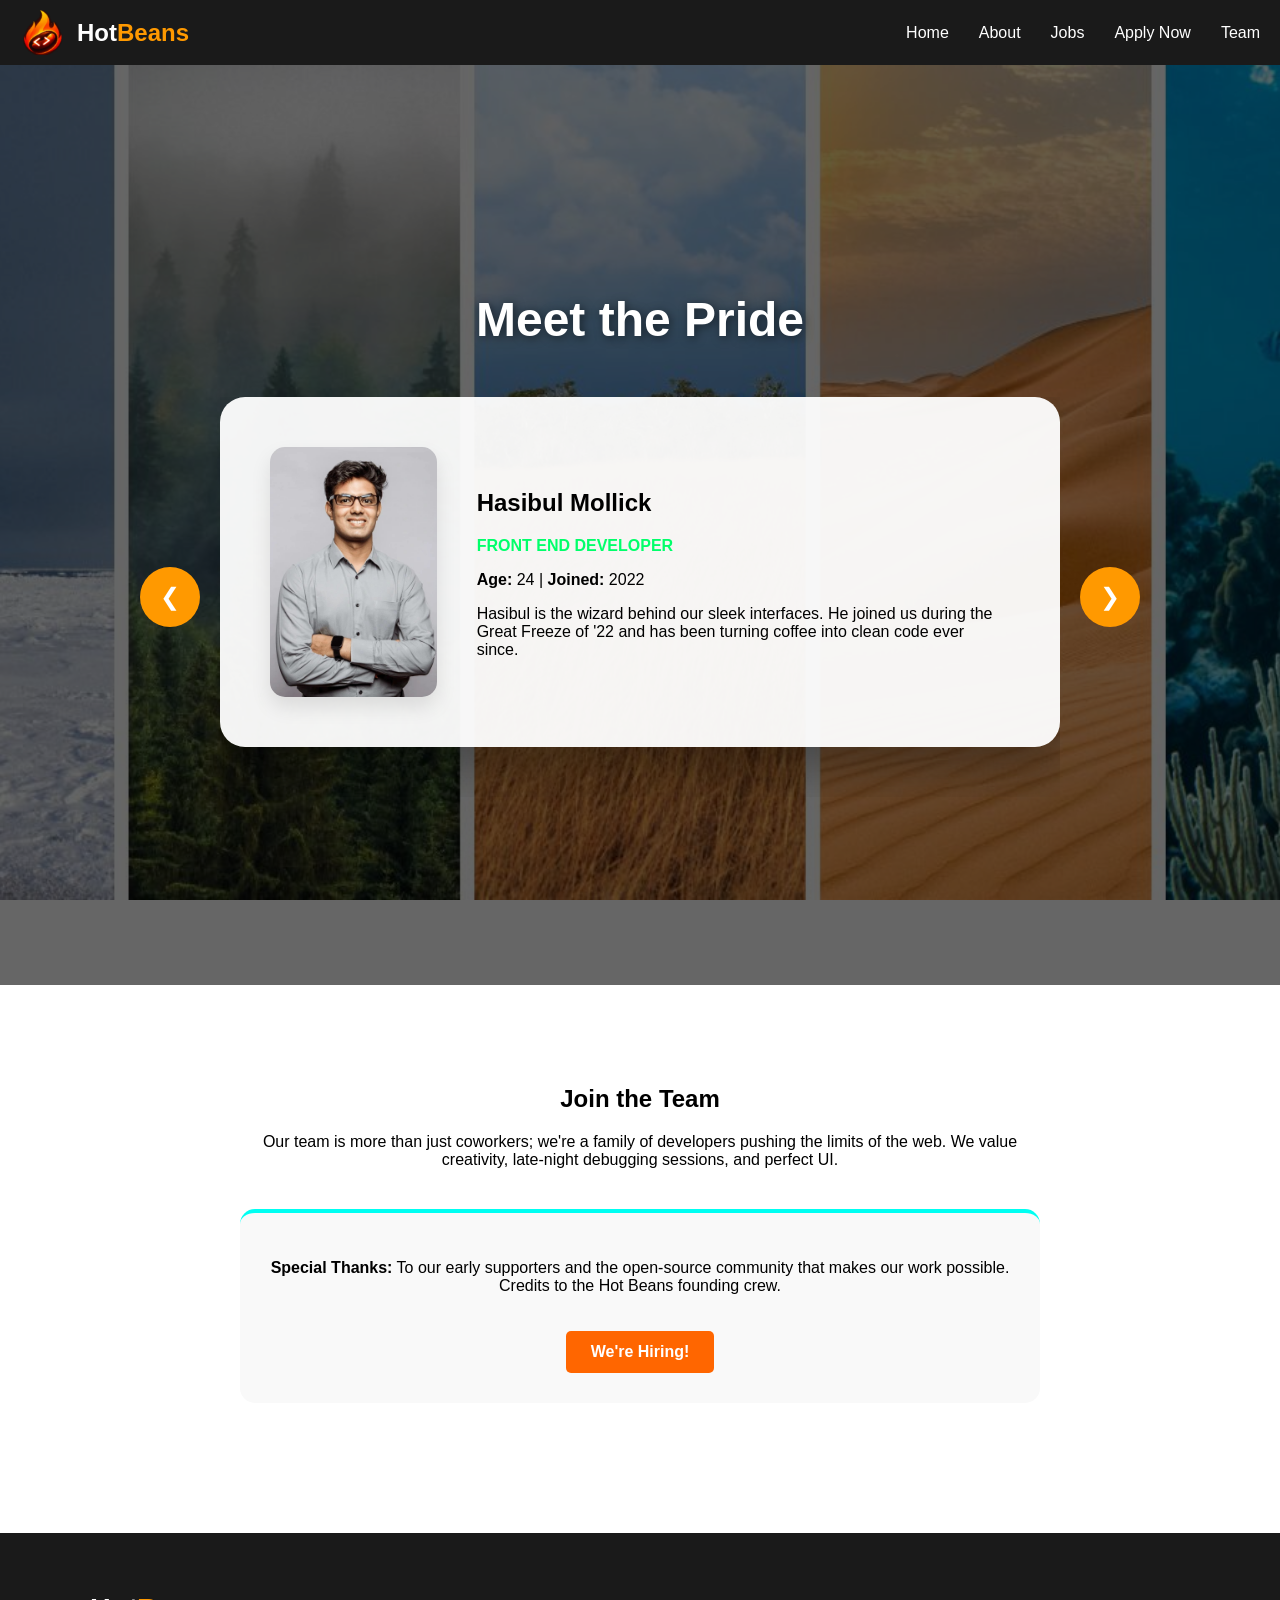
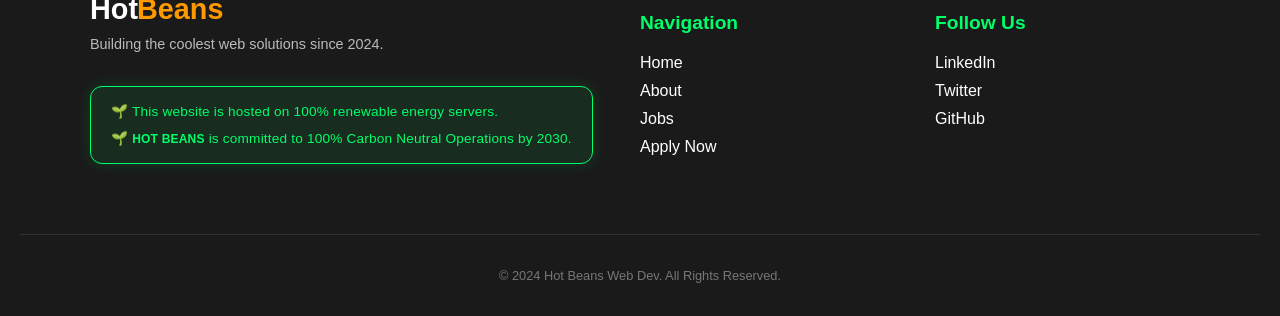
<file: team.html>
<!DOCTYPE html>
<html lang="en">
<head>
    <meta charset="UTF-8">
    <meta name="viewport" content="width=device-width, initial-scale=1.0">
    <title>Our Team | Hot Beans</title>
    <link rel="stylesheet" href="style.css">
</head>
<body>

 <nav class="navbar">
    <a href="index.html" class="logo-link">
       <div class="logo">
    <img src="images/hotbeans_logo_128.png" alt="Hot Beans Logo" class="nav-icon">
    Hot<span>Beans</span>
</div>
    </a>
        <ul>
            <li><a href="index.html">Home</a></li>
            <li><a href="about.html">About</a></li>
            <li><a href="jobs.html">Jobs</a></li>
            <li><a href="apply.html">Apply Now</a></li>
            <li><a href="team.html">Team</a></li>
        </ul>
    </nav>

    <section class="team-page">
        <div class="team-overlay"></div> 
        <div class="team-content-wrapper">
            <h1 class="section-title-white">Meet the Pride</h1>
            
            <div class="slider-container">
                <button class="arrow left-arrow" onclick="moveSlide(-1)">&#10094;</button>
                
                <div class="slider">
                    <div class="slide active">
                        <div class="member-box">
                            <img src="images/rooster.jpg" alt="Hasibul">
                            <div class="member-info">
                                <h2>Hasibul Mollick</h2>
                                <p class="role">Front End Developer</p>
                                <p><strong>Age:</strong> 24 | <strong>Joined:</strong> 2022</p>
                                <p class="story">Hasibul is the wizard behind our sleek interfaces. He joined us during the Great Freeze of '22 and has been turning coffee into clean code ever since.</p>
                            </div>
                        </div>
                    </div>
    
                    <div class="slide">
                        <div class="member-box">
                            <img src="images/goat.jpg" alt="Yaqub">
                            <div class="member-info">
                                <h2>Yaqub Hussain</h2>
                                <p class="role">Back End Developer</p>
                                <p><strong>Age:</strong> 28 | <strong>Joined:</strong> 2020</p>
                                <p class="story">The backbone of our servers. Yaqub was one of the first 'Beans' and handles our data architecture with icy precision.</p>
                            </div>
                        </div>
                    </div>
    
                    <div class="slide">
                        <div class="member-box">
                            <img src="images/wolf.jpg" alt="Alexander">
                            <div class="member-info">
                                <h2>Alexander Davis</h2>
                                <p class="role">Green IT Consultant</p>
                                <p><strong>Age:</strong> 26 | <strong>Joined:</strong> 2024</p>
                                <p class="story">Alexander ensures our internal systems and client projects maintain a zero-carbon footprint. Joined us recently in 2024, and has commited to being eco-friendly since then.</p>
                            </div>
                        </div>
                    </div>
                </div>
    
                <button class="arrow right-arrow" onclick="moveSlide(1)">&#10095;</button>
            </div>
        </div>
    </section>
    
    <section class="credits-section">
        <div class="credits-content">
            <h2>Join the Team</h2>
            <p>Our team is more than just coworkers; we're a family of developers pushing the limits of the web. We value creativity, late-night debugging sessions, and perfect UI.</p>
            <div class="thanks-box">
                <p><strong>Special Thanks:</strong> To our early supporters and the open-source community that makes our work possible. Credits to the Hot Beans founding crew.</p>
                <a href="apply.html" class="btn">We're Hiring!</a>
            </div>
        </div>
    </section>

    <script>
        let currentSlide = 0;
        const slides = document.querySelectorAll('.slide');

        function moveSlide(direction) {
            slides[currentSlide].classList.remove('active');
            currentSlide = (currentSlide + direction + slides.length) % slides.length;
            slides[currentSlide].classList.add('active');
        }
    </script>

    <footer class="footer">
    <div class="footer-container">
        <div class="footer-logo">
            Hot<span>Beans</span>
            <p>Building the coolest web solutions since 2024.</p>

            <div class="sustainability-badge">
                <p>🌱 This website is hosted on 100% renewable energy servers.</p>
    <p>🌱 <strong>Hot Beans</strong> is committed to 100% Carbon Neutral Operations by 2030.</p>
</div>
        </div>

        <div class="footer-links">
            <h3>Navigation</h3>
            <ul>
                <li><a href="index.html">Home</a></li>
                <li><a href="about.html">About</a></li>
                <li><a href="jobs.html">Jobs</a></li>
                <li><a href="apply.html">Apply Now</a></li>
            </ul>
        </div>

           <div class="footer-socials">
    <h3>Follow Us</h3>
    <div class="social-icons">
        <a href="https://gb.linkedin.com/" target="_blank">LinkedIn</a>
        <a href="https://x.com" target="_blank">Twitter</a>
        <a href="https://github.com" target="_blank">GitHub</a>
    </div>
</div>
    </div>
    
    <div class="footer-bottom">
        <p>&copy; 2024 Hot Beans Web Dev. All Rights Reserved.</p>
    </div>
</footer>
</body>
</html>
</file>
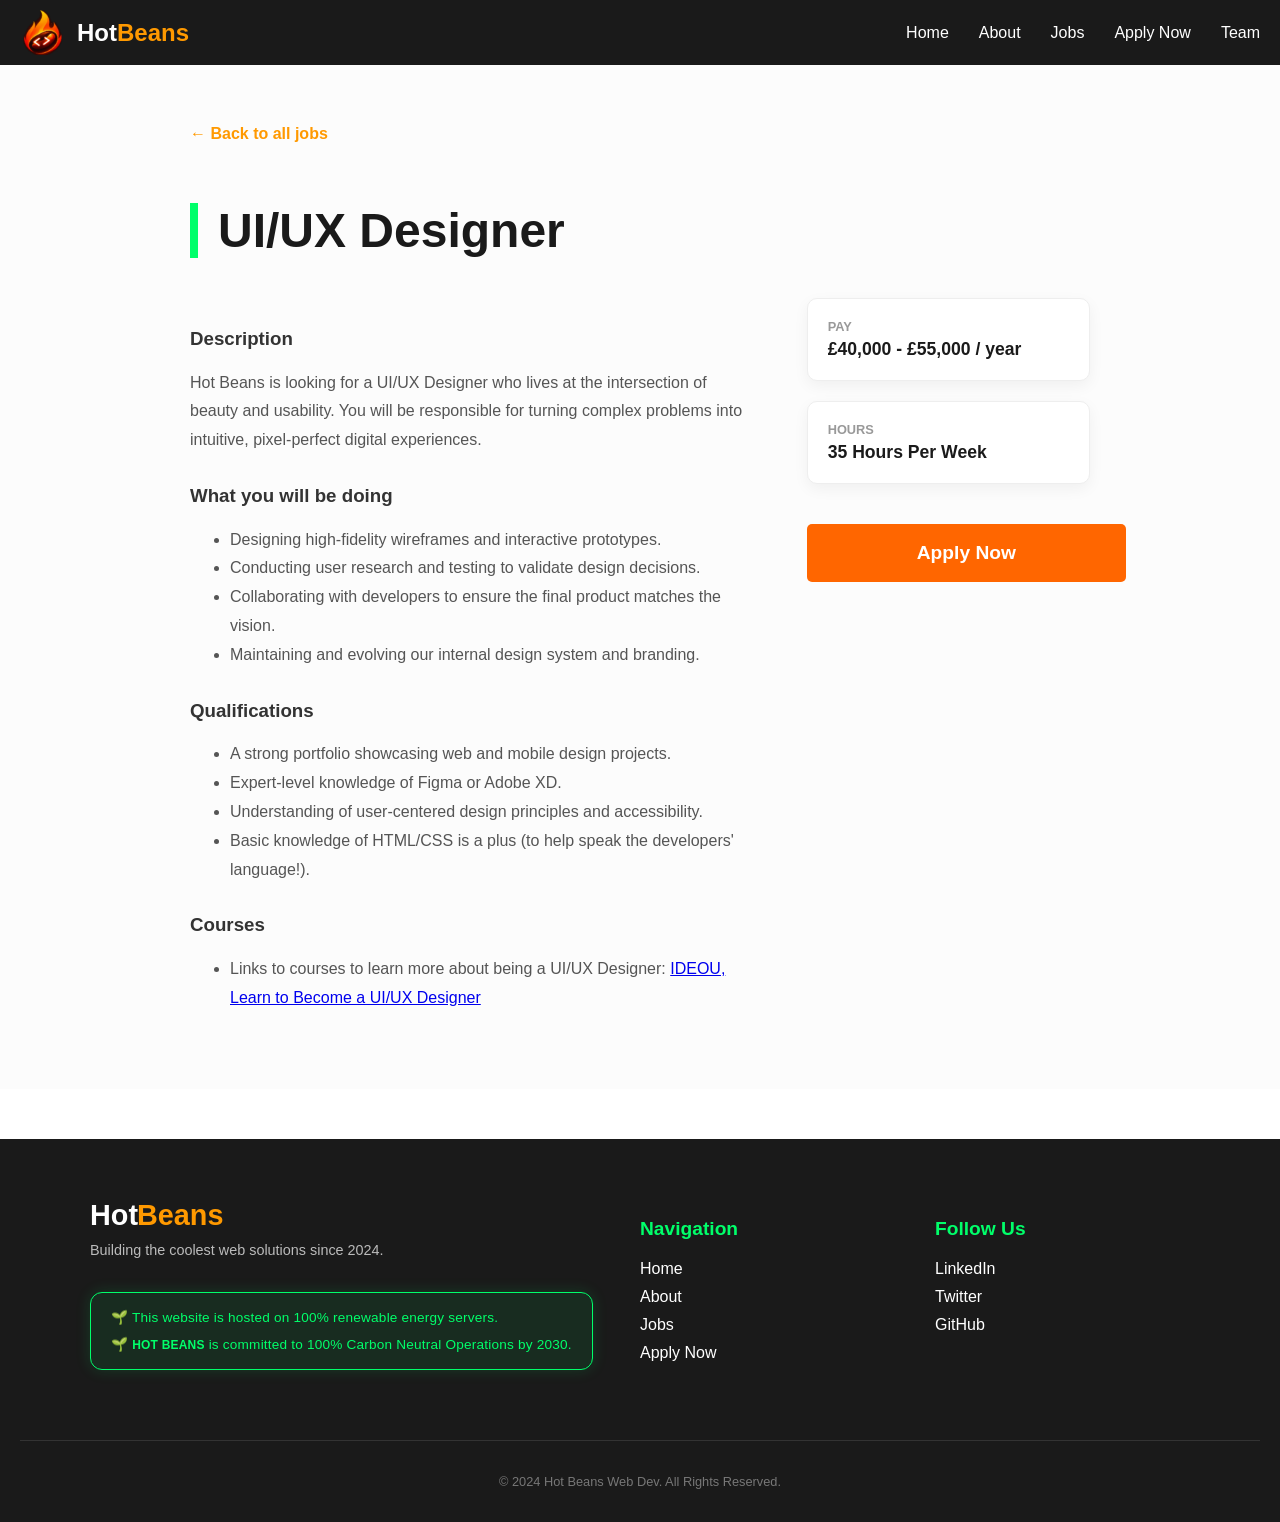
<file: uiux.html>
<!DOCTYPE html>
<html lang="en">
<head>
    <meta charset="UTF-8">
    <meta name="viewport" content="width=device-width, initial-scale=1.0">
    <title>UI/UX Designer | Hot Beans</title>
    <link rel="stylesheet" href="style.css">
</head>
<body>

 <nav class="navbar">
    <a href="index.html" class="logo-link">
       <div class="logo">
    <img src="images/hotbeans_logo_128.png" alt="Hot Beans Logo" class="nav-icon">
    Hot<span>Beans</span>
</div>
    </a>
    
    <ul>
        <li><a href="index.html">Home</a></li>
        <li><a href="about.html">About</a></li>
        <li><a href="jobs.html">Jobs</a></li>
        <li><a href="apply.html">Apply Now</a></li>
        <li><a href="team.html">Team</a></li>
    </ul>
</nav>

    <section class="job-detail-page">
        <div class="detail-container">
            <a href="jobs.html" class="back-link">← Back to all jobs</a>
            
            <h1>UI/UX Designer</h1>
            
            <div class="detail-content">
                <div class="main-info">
                    <h3>Description</h3>
                    <p>Hot Beans is looking for a UI/UX Designer who lives at the intersection of beauty and usability. You will be responsible for turning complex problems into intuitive, pixel-perfect digital experiences.</p>
                    
                    <h3>What you will be doing</h3>
                    <ul>
                        <li>Designing high-fidelity wireframes and interactive prototypes.</li>
                        <li>Conducting user research and testing to validate design decisions.</li>
                        <li>Collaborating with developers to ensure the final product matches the vision.</li>
                        <li>Maintaining and evolving our internal design system and branding.</li>
                    </ul>

                    <h3>Qualifications</h3>
                    <ul>
                        <li>A strong portfolio showcasing web and mobile design projects.</li>
                        <li>Expert-level knowledge of Figma or Adobe XD.</li>
                        <li>Understanding of user-centered design principles and accessibility.</li>
                        <li>Basic knowledge of HTML/CSS is a plus (to help speak the developers' language!).</li>
                    </ul>
                    <h3>Courses</h3>
                    <ul>
                        <li>Links to courses to learn more about being a UI/UX Designer:        
                            <a href="https://www.ideou.com/en-gb?tw_source=google&tw_adid=&tw_campaign=410341704&tw_kwdid=kwd-81913792287856%3Aloc-188&msclkid=42cde7e03e4e1451e1e28e0b108fe382&utm_source=bing&utm_medium=cpc&utm_campaign=BOF+-+IDEO+Course+Themes+%28PSDW%29&utm_term=%2Bideo+%2Bux+%2Bcourse&utm_content=IDEO+UX" target="_blank">
                         IDEOU, Learn to Become a UI/UX Designer
        </a>
                        </li>
                
                    </ul>
                </div>

                <div class="side-info">
                    <div class="stat-box">
                        <h4>Pay</h4>
                        <p>£40,000 - £55,000 / year</p>
                    </div>
                    <div class="stat-box">
                        <h4>Hours</h4>
                        <p>35 Hours Per Week</p>
                    </div>
                    <a href="apply.html" class="btn apply-now-full">Apply Now</a>
                </div>
            </div>
        </div>
    </section>
    <footer class="footer">
    <div class="footer-container">
        <div class="footer-logo">
            Hot<span>Beans</span>
            <p>Building the coolest web solutions since 2024.</p>

            <div class="sustainability-badge">
                <p>🌱 This website is hosted on 100% renewable energy servers.</p>
    <p>🌱 <strong>Hot Beans</strong> is committed to 100% Carbon Neutral Operations by 2030.</p>
</div>
        </div>

        <div class="footer-links">
            <h3>Navigation</h3>
            <ul>
                <li><a href="index.html">Home</a></li>
                <li><a href="about.html">About</a></li>
                <li><a href="jobs.html">Jobs</a></li>
                <li><a href="apply.html">Apply Now</a></li>
            </ul>
        </div>

           <div class="footer-socials">
    <h3>Follow Us</h3>
    <div class="social-icons">
        <a href="https://gb.linkedin.com/" target="_blank">LinkedIn</a>
        <a href="https://x.com" target="_blank">Twitter</a>
        <a href="https://github.com" target="_blank">GitHub</a>
    </div>
</div>
    </div>
    
    <div class="footer-bottom">
        <p>&copy; 2024 Hot Beans Web Dev. All Rights Reserved.</p>
    </div>
</footer>
</body>
</html>
</file>
<file: style.css>
/* =========================================
   1. GLOBAL STYLES & BUTTONS
   ========================================= */
html {
    scroll-behavior: smooth;
}

body {
    font-family: 'Segoe UI', Tahoma, Geneva, Verdana, sans-serif;
    margin: 0;
    overflow-x: hidden;
}

.btn {
    display: inline-block;
    background-color: #ff6600;
    padding: 12px 25px;
    color: white;
    text-decoration: none;
    border-radius: 5px;
    font-weight: bold;
    margin-top: 20px;
    transition: transform 0.2s;
}

.btn:hover {
    transform: scale(1.05);
}

.section-title {
    font-size: 2.5rem;
    margin-bottom: 40px;
    color: #333;
}


/* =========================================
   3. NAVBAR & BRANDING
   ========================================= */
.navbar {
    display: flex;
    justify-content: space-between;
    align-items: center;
    padding: 10px 20px;
    background-color: #1a1a1a;
}

.nav-container {
    max-width: 100%;
    padding-left: 20px;
    padding-right: 40px;
    display: flex;
    justify-content: space-between;
    width: 100%;
}

.logo-link {
    text-decoration: none;
    transition: opacity 0.3s;
}

.logo {
    display: flex;
    align-items: center;
    gap: 12px;
    font-size: 1.5rem;
    font-weight: bold;
    color: white;
    transition: color 0.3s, text-shadow 0.3s;
}

.logo span {
    color: #ff9900;
    margin-left: -12px; /* Pulls Beans into Hot */
}

.nav-icon {
    height: 45px;
    width: auto;
    max-width: 60px;
    object-fit: contain;
    display: block;
    image-rendering: -webkit-optimize-contrast;
    transition: all 0.4s ease-in-out; 
}

/* Logo Hover States */
.logo:hover {
    color: #ff9900;
    text-shadow: 0 0 10px #ff4500;
}

.logo:hover .nav-icon {
    animation: flicker 0.8s infinite alternate, heatWave 1.5s infinite ease-in-out;
}

/* Nav Links */
.navbar ul {
    display: flex;
    list-style: none;
    margin: 0;
    padding: 0;
}

.navbar li {
    margin-left: 30px;
}

.navbar a {
    color: #fff;
    text-decoration: none;
    transition: color 0.3s;
}

.navbar a:hover {
    color: #ff9900;
}

/* =========================================
   3. HERO SECTION (Homepage)
   ========================================= */
.hero {
    /* Reduced overlay from 0.6 to 0.2 for much more light */
    background: linear-gradient(rgba(0,0,0,0.2), rgba(0,0,0,0.2)), url('images/image.jpg');
    background-position: center;
    background-size: cover;
    height: 80vh;
    display: flex;
    justify-content: center;
    align-items: center;
    text-align: center;
    position: relative;
    overflow: hidden;
    /* This boosts the overall image brightness */
    filter: brightness(1.1) contrast(1.05);
}

.hero-content {
    z-index: 10;
}

.hero-content h1 {
    color: #00ff6a;
    font-size: 3.5rem;
    margin-bottom: 10px;
    /* Stronger shadow so it's readable on a bright background */
    text-shadow: 2px 2px 15px rgba(0, 0, 0, 0.9);
}

.hero-content p {
    color: #00fff2;
    font-size: 1.3rem;
    font-weight: 600;
    text-shadow: 1px 1px 10px rgba(0, 0, 0, 0.9);
}

.snow {
    pointer-events: none;
    position: absolute;
    inset: 0;
    background-image: 
        radial-gradient(2px 2px at 20px 30px, #fff, transparent),
        radial-gradient(3px 3px at 80px 120px, #fff, transparent),
        radial-gradient(2px 2px at 150px 90px, #fff, transparent),
        radial-gradient(3px 3px at 250px 40px, #fff, transparent);
    background-size: 300px 300px;
    animation: snow-fall 10s linear infinite;
    opacity: 0.5;
}

.aurora {
    position: absolute;
    inset: 0;
    pointer-events: none;
    mix-blend-mode: screen;        
    opacity: 0.6; 
    background: radial-gradient(circle at 10% 0%, rgba(0,255,200,0.5), transparent 60%),
                radial-gradient(circle at 60% 0%, rgba(0,180,255,0.5), transparent 60%);
    animation: aurora-move 15s ease-in-out infinite alternate;
}

@keyframes leopardFloat {
    0%, 100% { transform: translateY(0); }
    50% { transform: translateY(-15px); }
}

@keyframes snow-fall {
    from { background-position: 0 0; }
    to { background-position: 0 300px; }
}

/* =========================================
   4. INFO SECTION (Lynx Image & About)
   ========================================= */
.info-section {
    padding: 80px 20px;
    background-color: #f5f5f5;
}

.info-container {
    max-width: 1000px;
    margin: 0 auto;
    display: flex;
    align-items: center;
    justify-content: center;
    gap: 30px;
}

.info-image {
    flex: 1;
    display: flex;
    justify-content: flex-end;
}

.info-image a {
    display: inline-block;
    cursor: pointer;
    text-decoration: none;
}

.info-image img {
    width: 100%;
    max-width: 450px;
    border-radius: 20px;
    box-shadow: 0 20px 40px rgba(0,0,0,0.1);
    transition: transform 0.4s cubic-bezier(0.175, 0.885, 0.32, 1.275), box-shadow 0.4s ease;
}

.info-image img:hover {
    transform: scale(1.05) rotate(1deg);
    box-shadow: 0 0 40px rgba(0, 255, 242, 0.6);
}

.info-text {
    flex: 1;
    text-align: left;
    padding-right: 20px;
}

/* =========================================
   5. ABOUT PAGE (Values, Services, CTA)
   ========================================= */
/* Values Section */
.values-section {
    padding: 80px 20px;
    background-color: #f9f9f9;
    text-align: center;
}

.values-grid {
    display: flex;
    justify-content: center;
    gap: 30px;
    max-width: 1100px;
    margin: 0 auto;
    flex-wrap: wrap;
}

.value-card {
    background: white;
    padding: 40px;
    border-radius: 20px;
    flex: 1;
    min-width: 250px;
    box-shadow: 0 10px 30px rgba(0,0,0,0.05);
    transition: transform 0.3s ease;
    border-bottom: 4px solid #00ff6a;
}

.value-card:hover {
    transform: translateY(-10px);
}

.value-card .icon {
    font-size: 3rem;
    margin-bottom: 20px;
}

.value-card h3 {
    margin-bottom: 15px;
    color: #1a1a1a;
}

.value-card p {
    color: #666;
    line-height: 1.6;
}

/* Services Section */
.services-section {
    padding: 80px 20px;
    background-color: #ffffff;
    text-align: center;
}

.services-container {
    display: flex;
    justify-content: center;
    gap: 30px;
    max-width: 1100px;
    margin: 0 auto;
    flex-wrap: wrap;
}

.service-card {
    flex: 1;
    min-width: 280px;
    padding: 40px 20px;
    border: 1px solid #eee;
    border-radius: 15px;
    transition: all 0.3s ease;
}

.service-card:hover {
    background: #fcfcfc;
    border-color: #00ff6a;
    transform: scale(1.02);
}

.service-icon {
    font-size: 2.5rem;
    margin-bottom: 20px;
}

/* CTA Section */
.cta-section {
    padding: 100px 20px;
    background: linear-gradient(135deg, #1a1a1a 0%, #000000 100%);
    color: white;
    text-align: center;
}

.cta-content h2 {
    font-size: 3rem;
    color: #00ff6a;
    margin-bottom: 10px;
}

.cta-content p {
    font-size: 1.2rem;
    color: #00fff2;
    margin-bottom: 30px;
}

.cta-btn {
    padding: 15px 40px;
    font-size: 1.2rem;
    background-color: #ff9900;
    border: none;
    box-shadow: 0 0 20px rgba(255, 153, 0, 0.4);
}

.cta-btn:hover {
    background-color: #e68a00;
    transform: translateY(-3px);
    box-shadow: 0 0 30px rgba(255, 153, 0, 0.6);
}

/* =========================================
   6. FORMS & APPLY PAGE
   ========================================= */
.apply-section {
    padding: 80px 20px;
    background: #f4f4f4;
    min-height: 80vh;
    display: flex;
    justify-content: center;
    align-items: center;
}

.form-container {
    background: white;
    padding: 50px;
    border-radius: 20px;
    box-shadow: 0 15px 40px rgba(0,0,0,0.1);
    max-width: 600px;
    width: 100%;
    border-top: 5px solid #ff9900;
}

.form-group {
    margin-bottom: 20px;
    text-align: left;
}

.form-group label {
    display: block;
    font-weight: bold;
    margin-bottom: 8px;
    color: #333;
}

.form-group input, 
.form-group select, 
.form-group textarea {
    width: 100%;
    padding: 12px;
    border: 2px solid #eee;
    border-radius: 8px;
    font-family: inherit;
    transition: all 0.3s ease;
}

.form-group input:focus, 
.form-group select:focus, 
.form-group textarea:focus {
    outline: none;
    border-color: #00ff6a;
    box-shadow: 0 0 10px rgba(0, 255, 106, 0.2);
}

/* File Upload Specific Styling */
input[type="file"] {
    background: #f9f9f9;
    padding: 10px;
    border: 2px dashed #00ff6a;
    border-radius: 8px;
    cursor: pointer;
    width: 100%;
}

input[type="file"]::file-selector-button {
    background-color: #333;
    color: white;
    padding: 8px 16px;
    border: none;
    border-radius: 5px;
    margin-right: 15px;
    cursor: pointer;
    transition: 0.3s;
}

input[type="file"]::file-selector-button:hover {
    background-color: #00fff2;
    color: #000;
}

.apply-form .btn {
    width: 100%;
    padding: 15px;
    font-size: 1.1rem;
    background-color: #ff9900;
    color: white;
    border: none;
    border-radius: 8px;
    cursor: pointer;
    transition: 0.3s;
}

.apply-form .btn:hover {
    background-color: #e68a00;
    transform: translateY(-2px);
    box-shadow: 0 5px 15px rgba(255, 153, 0, 0.4);
}

#success-message {
    animation: fadeIn 0.5s ease-in-out;
}

@keyframes fadeIn {
    from { opacity: 0; transform: translateY(10px); }
    to { opacity: 1; transform: translateY(0); }
}

/* =========================================
   7. FOOTER
   ========================================= */
.footer {
    background-color: #1a1a1a;
    color: #fff;
    padding: 60px 20px 20px 20px;
    margin-top: 50px;
}

.footer-container {
    max-width: 1100px;
    margin: 0 auto;
    display: flex;
    justify-content: space-between;
    flex-wrap: wrap;
    gap: 40px;
}

.footer-logo {
    flex: 2;
    font-size: 1.5rem;
    font-weight: bold;
}

.footer-logo span {
    color: #ff9900;
}

.footer-logo p {
    font-size: 0.9rem;
    color: #bbb;
    margin-top: 10px;
    font-weight: normal;
}

.footer-links, .footer-socials {
    flex: 1;
}

.footer h3 {
    font-size: 1.2rem;
    margin-bottom: 20px;
    color: #00ff6a;
}

.footer ul {
    list-style: none;
    padding: 0;
}

.footer ul li {
    margin-bottom: 10px;
}

.footer a {
    color: #ffffff;
    text-decoration: none;
    transition: color 0.3s;
}

.footer a:hover {
    color: #ff9900;
}

.social-icons a {
    display: block;
    margin-bottom: 10px;
}

.footer-bottom {
    text-align: center;
    margin-top: 50px;
    padding-top: 20px;
    border-top: 1px solid #333;
    font-size: 0.8rem;
    color: #777;
}

/* =========================================
   8. JOBS PAGE STYLES
   ========================================= */
.jobs-header {
    text-align: center;
    padding: 60px 20px;
    background: #1a1a1a;
    color: white;
}

.job-grid-section {
    padding: 50px 20px;
    background: #fff;
}

.job-grid {
    display: flex;
    justify-content: center;
    gap: 20px;
    max-width: 1100px;
    margin: 0 auto;
}

.job-card {
    flex: 1;
    background: #f9f9f9;
    padding: 30px;
    border-radius: 15px;
    border: 1px solid #eee;
    text-align: center;
    transition: 0.3s;
}

.job-card:hover {
    border-color: #ff9900;
    transform: translateY(-5px);
    box-shadow: 0 10px 25px rgba(0,0,0,0.05);
}

.divider {
    border: 0;
    height: 1px;
    background: #eee;
    margin: 40px 0;
}

.job-details-container {
    max-width: 900px;
    margin: 0 auto 100px;
    padding: 0 20px;
}

.detail-box {
    margin-bottom: 80px;
    padding: 40px;
    background: white;
    border-left: 5px solid #00ff6a; /* Neon Green accent */
    box-shadow: 0 5px 20px rgba(0,0,0,0.05);
    border-radius: 0 15px 15px 0;
}

.detail-grid {
    display: grid;
    grid-template-columns: 1fr 1fr;
    gap: 30px;
    margin-top: 20px;
}

.pay-info {
    grid-column: span 2;
    background: #f4f4f4;
    padding: 20px;
    border-radius: 10px;
    display: flex;
    justify-content: space-between;
    align-items: center;
    margin-top: 20px;
}

.pay-info strong {
    color: #333;
}

/* =========================================
   9. JOB DETAIL INDIVIDUAL PAGES
   ========================================= */
.job-detail-page {
    padding: 60px 20px;
    background-color: #fcfcfc;
    min-height: 80vh;
}

.detail-container {
    max-width: 900px;
    margin: 0 auto;
}

.back-link {
    display: inline-block;
    margin-bottom: 20px;
    color: #ff9900;
    text-decoration: none;
    font-weight: bold;
}

.job-detail-page h1 {
    font-size: 3rem;
    margin-bottom: 40px;
    color: #1a1a1a;
    border-left: 8px solid #00ff6a; /* That signature neon green */
    padding-left: 20px;
}

.detail-content {
    display: flex;
    gap: 50px;
    flex-wrap: wrap;
}

.main-info {
    flex: 2;
    min-width: 300px;
}

.main-info h3 {
    margin-top: 30px;
    color: #333;
}

.main-info p, .main-info li {
    line-height: 1.8;
    color: #555;
}

.side-info {
    flex: 1;
    min-width: 250px;
}

.stat-box {
    background: white;
    padding: 20px;
    border-radius: 10px;
    box-shadow: 0 5px 15px rgba(0,0,0,0.05);
    margin-bottom: 20px;
    border: 1px solid #eee;
}

.stat-box h4 {
    margin: 0 0 5px 0;
    color: #999;
    text-transform: uppercase;
    font-size: 0.8rem;
}

.stat-box p {
    margin: 0;
    font-weight: bold;
    font-size: 1.1rem;
    color: #1a1a1a;
}

.apply-now-full {
    width: 100%;
    text-align: center;
    padding: 18px;
    font-size: 1.2rem;
}


/* =========================================
   10. TEAM SLIDER (WITH IMAGE BACKGROUND)
   ========================================= */
   .team-page {
    position: relative;
    padding: 100px 20px;
    background: url('images/background.jpg') no-repeat center center;
    background-size: cover;
    background-attachment: fixed; 
    min-height: 80vh;
    display: flex;
    flex-direction: column;
    justify-content: center;
    align-items: center;
    overflow: hidden;
}

/* Dark overlay for readability */
.team-overlay {
    position: absolute;
    inset: 0;
    background: rgba(0, 0, 0, 0.6); 
    z-index: 1;
}

.team-content-wrapper {
    position: relative;
    z-index: 2;
    width: 100%;
}

.section-title-white {
    font-size: 3rem;
    color: #fff;
    margin-bottom: 50px;
    text-align: center;
    text-shadow: 2px 2px 10px rgba(0,0,0,0.5);
}

.slider-container {
    position: relative;
    max-width: 1000px;
    margin: 0 auto;
    display: flex;
    align-items: center;
    gap: 20px;
}

.slider {
    width: 100%;
    overflow: hidden;
    position: relative;
    min-height: 400px; /* Keeps the page from jumping when slides change */
}

/* FADE ANIMATION */
.slide {
    display: none; 
}

.slide.active {
    display: block;
    animation: slideFade 0.6s ease-in-out;
}

@keyframes slideFade {
    from { opacity: 0; transform: translateY(10px); }
    to { opacity: 1; transform: translateY(0); }
}

.member-box {
    display: flex;
    align-items: center;
    gap: 40px;
    background: rgba(255, 255, 255, 0.95); 
    padding: 50px;
    border-radius: 25px;
    text-align: left;
    box-shadow: 0 20px 50px rgba(0,0,0,0.3);
}

.member-box img {
    width: 250px;
    height: 250px;
    border-radius: 15px;
    object-fit: cover;
    box-shadow: 0 10px 20px rgba(0,0,0,0.1);
}

.member-info .role {
    color: #00ff6a; /* Neon Green */
    font-weight: bold;
    text-transform: uppercase;
    margin-bottom: 10px;
    display: block;
}

.arrow {
    background: #ff9900;
    color: white;
    border: none;
    width: 60px;
    height: 60px;
    font-size: 1.5rem;
    cursor: pointer;
    border-radius: 50%;
    transition: 0.3s ease;
    display: flex;
    justify-content: center;
    align-items: center;
    flex-shrink: 0;
    z-index: 10;
}

.arrow:hover {
    background: #00ff6a;
    transform: scale(1.1);
}

/* CREDITS SECTION - Ensuring a solid cut-off */
.credits-section {
    position: relative;
    z-index: 3;
    background-color: #ffffff;
    padding: 80px 20px;
    text-align: center;
}

.credits-content {
    max-width: 800px;
    margin: 0 auto;
}

.thanks-box {
    margin-top: 40px;
    padding: 30px;
    background: #f9f9f9;
    border-radius: 15px;
    border-top: 4px solid #00fff2;
}

/* =========================================
   1. KEYFRAMES & ANIMATIONS
   ========================================= */
@keyframes flicker {
    0% { filter: drop-shadow(0 0 5px #ff4500) brightness(1); }
    50% { filter: drop-shadow(0 0 20px #ff8c00) brightness(1.3); }
    100% { filter: drop-shadow(0 0 5px #ff4500) brightness(1); }
}

@keyframes heatWave {
    0% { transform: scale(1) skewX(0deg); }
    25% { transform: scale(1.08) skewX(1.5deg); }
    75% { transform: scale(1.08) skewX(-1.5deg); }
    100% { transform: scale(1) skewX(0deg); }
}
/* =========================================
   SUSTAINABILITY & FOOTER BRANDING
   ========================================= */

.footer-logo {
    font-size: 1.8rem;
    font-weight: bold;
    color: #fff;
    margin-bottom: 20px;
}

.footer-logo span {
    color: #ff9900;
    margin-left: -1px; /* Removes the gap between Hot and Beans */
}

/* The Combined Green Box Highlight */
.sustainability-badge {
    margin-top: 20px;
    padding: 15px 20px;
    background: rgba(0, 255, 106, 0.08); /* Subtle green tint */
    border: 1px solid #00ff6a;
    border-radius: 12px;
    display: inline-flex;
    flex-direction: column; /* Stacks the two notes vertically */
    gap: 8px; /* Adds space between the two lines */
    align-items: flex-start;
    box-shadow: 0 0 15px rgba(0, 255, 106, 0.15);
    transition: transform 0.3s ease;
}

.sustainability-badge p {
    margin: 0;
    font-size: 0.85rem;
    color: #00ff6a;
    letter-spacing: 0.2px;
    line-height: 1.4;
}

.sustainability-badge strong {
    color: #00ff6a;
    text-transform: uppercase;
    font-size: 0.75rem;
}

/* Optional: Slight glow on hover */
.sustainability-badge:hover {
    transform: scale(1.02);
    background: rgba(0, 255, 106, 0.12);
}
</file>
